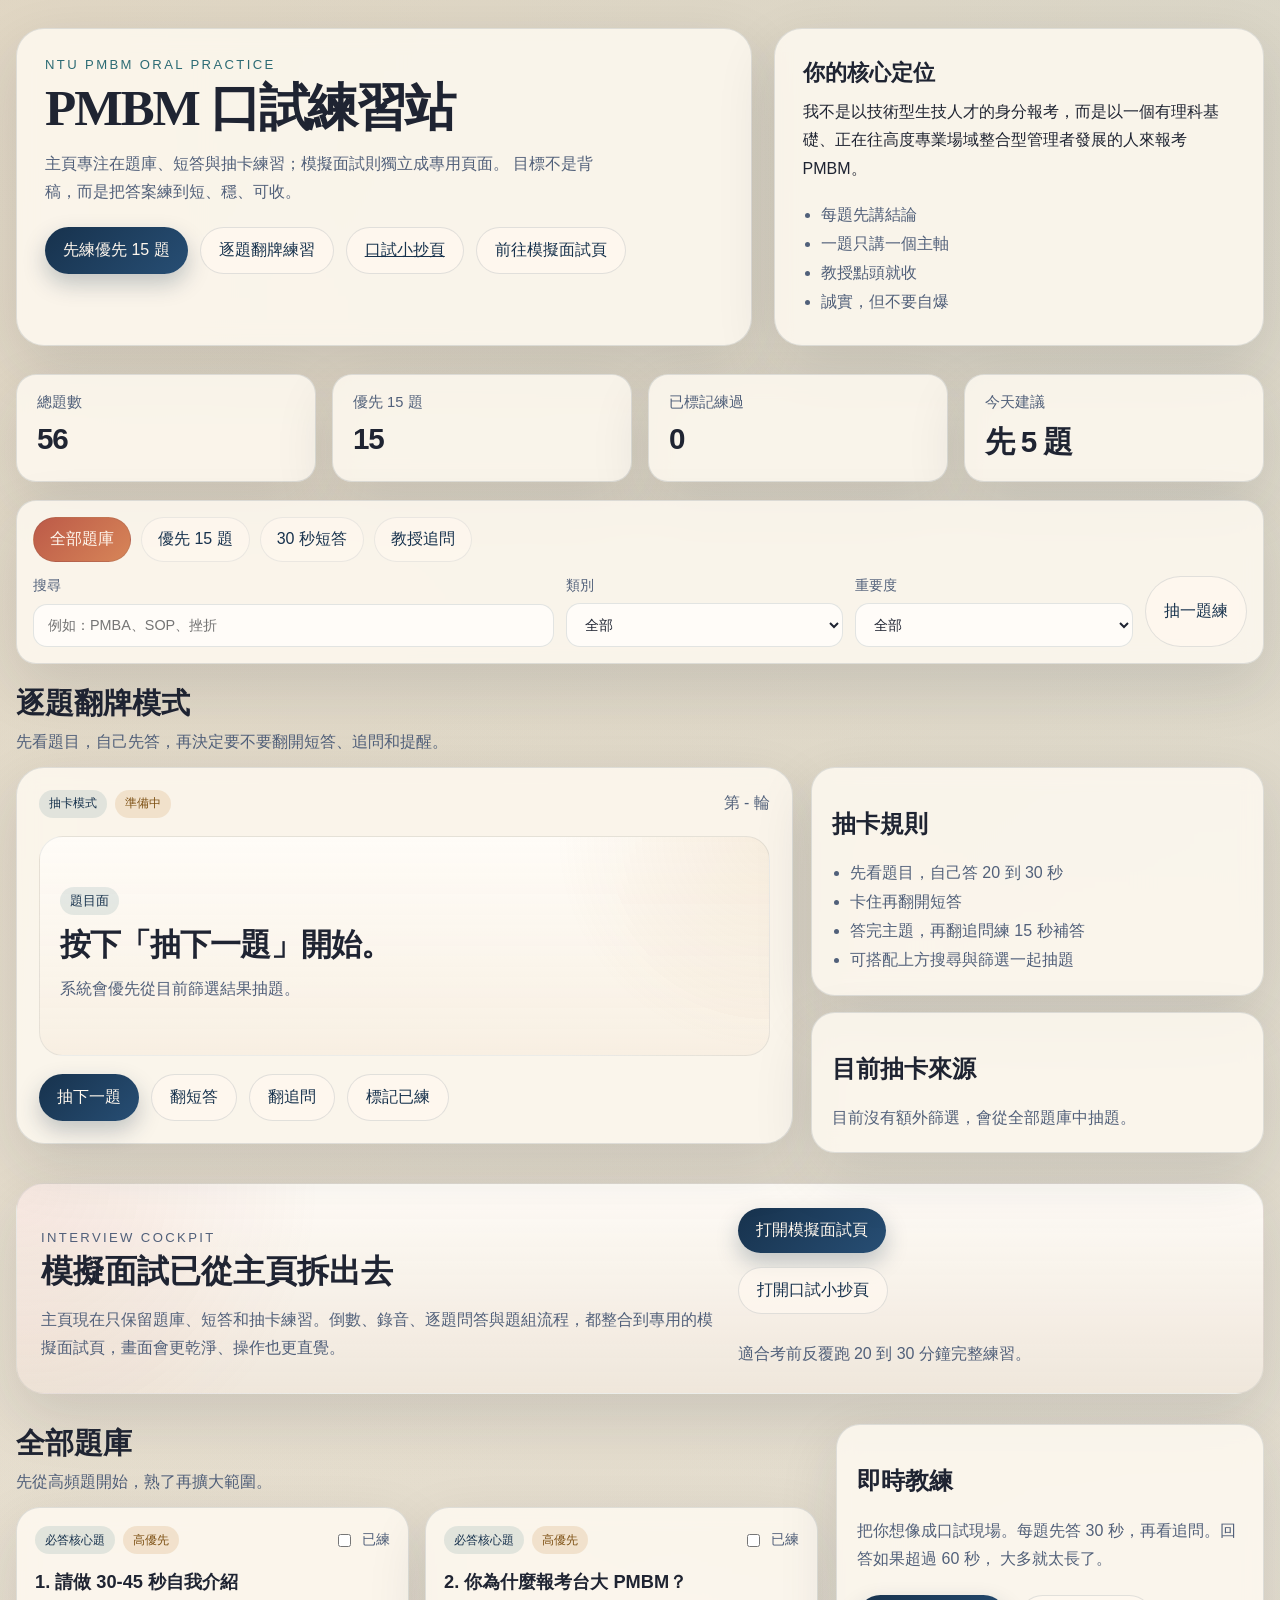
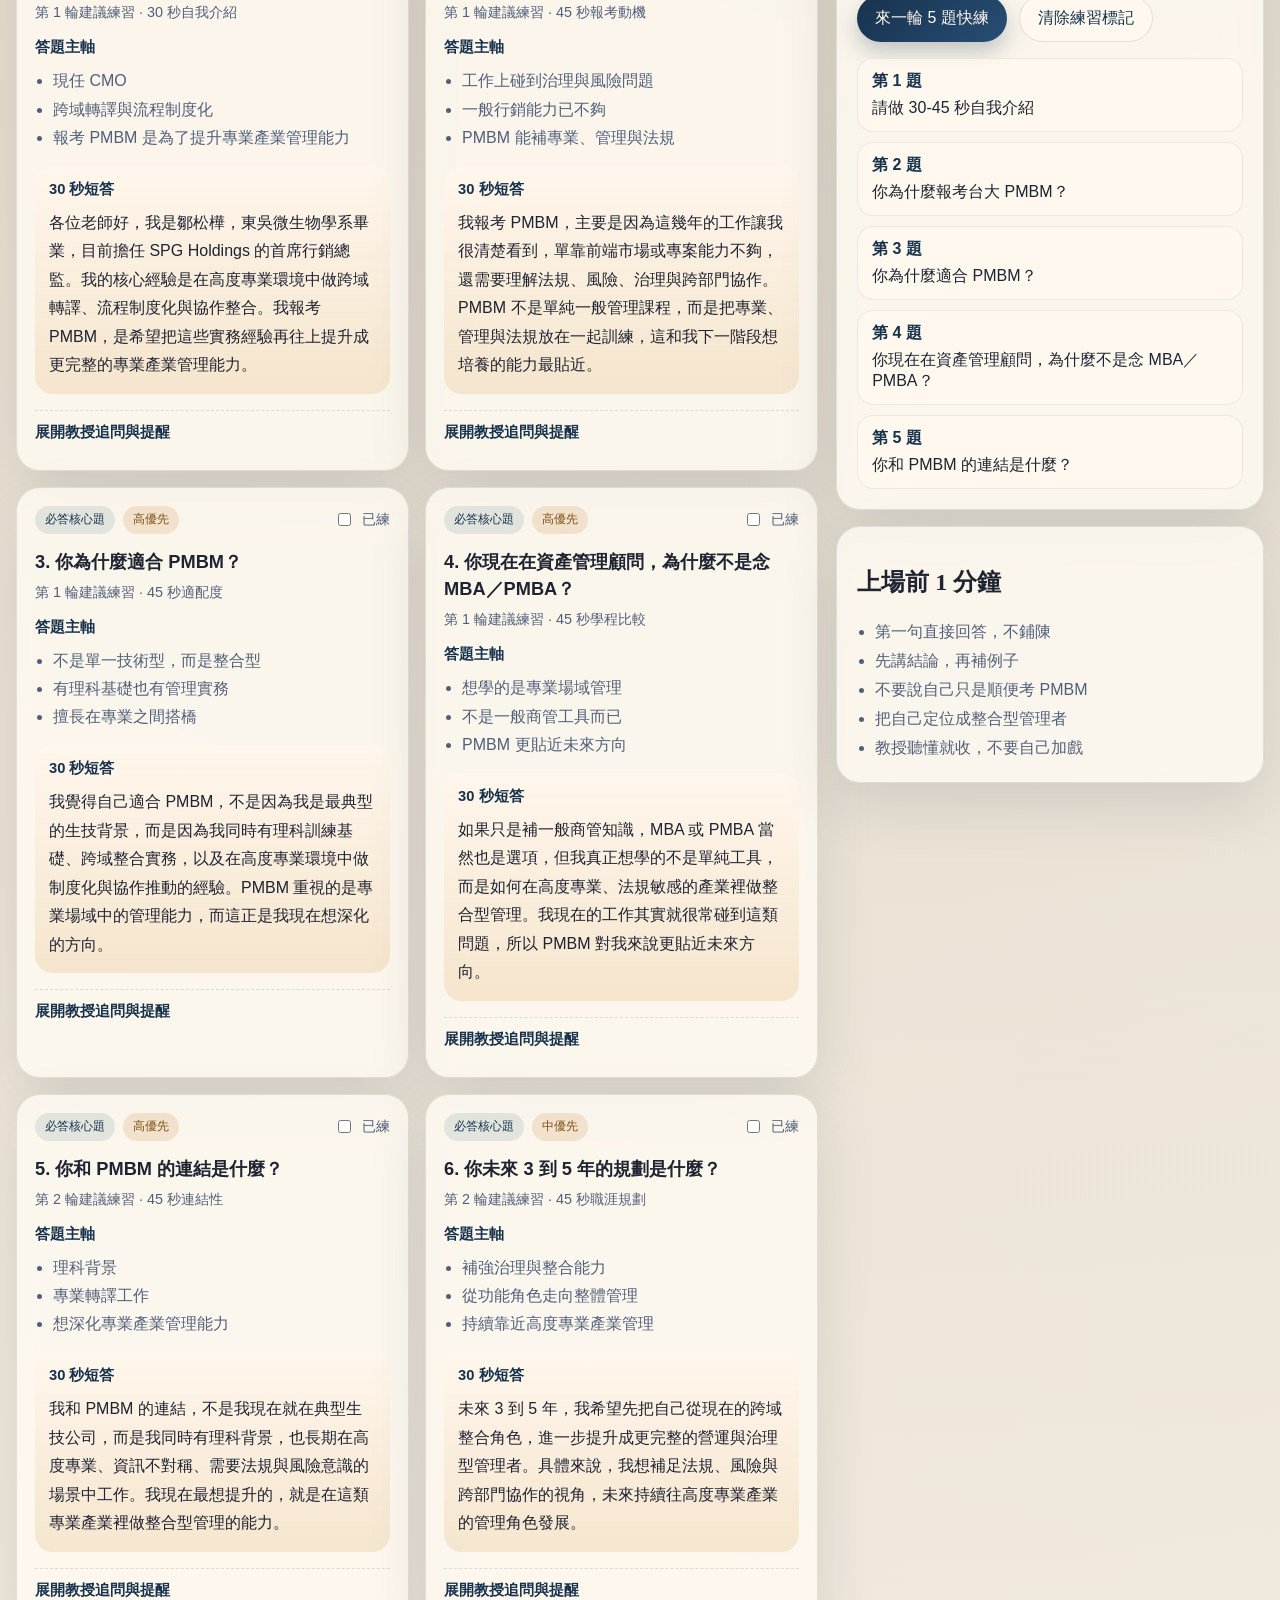
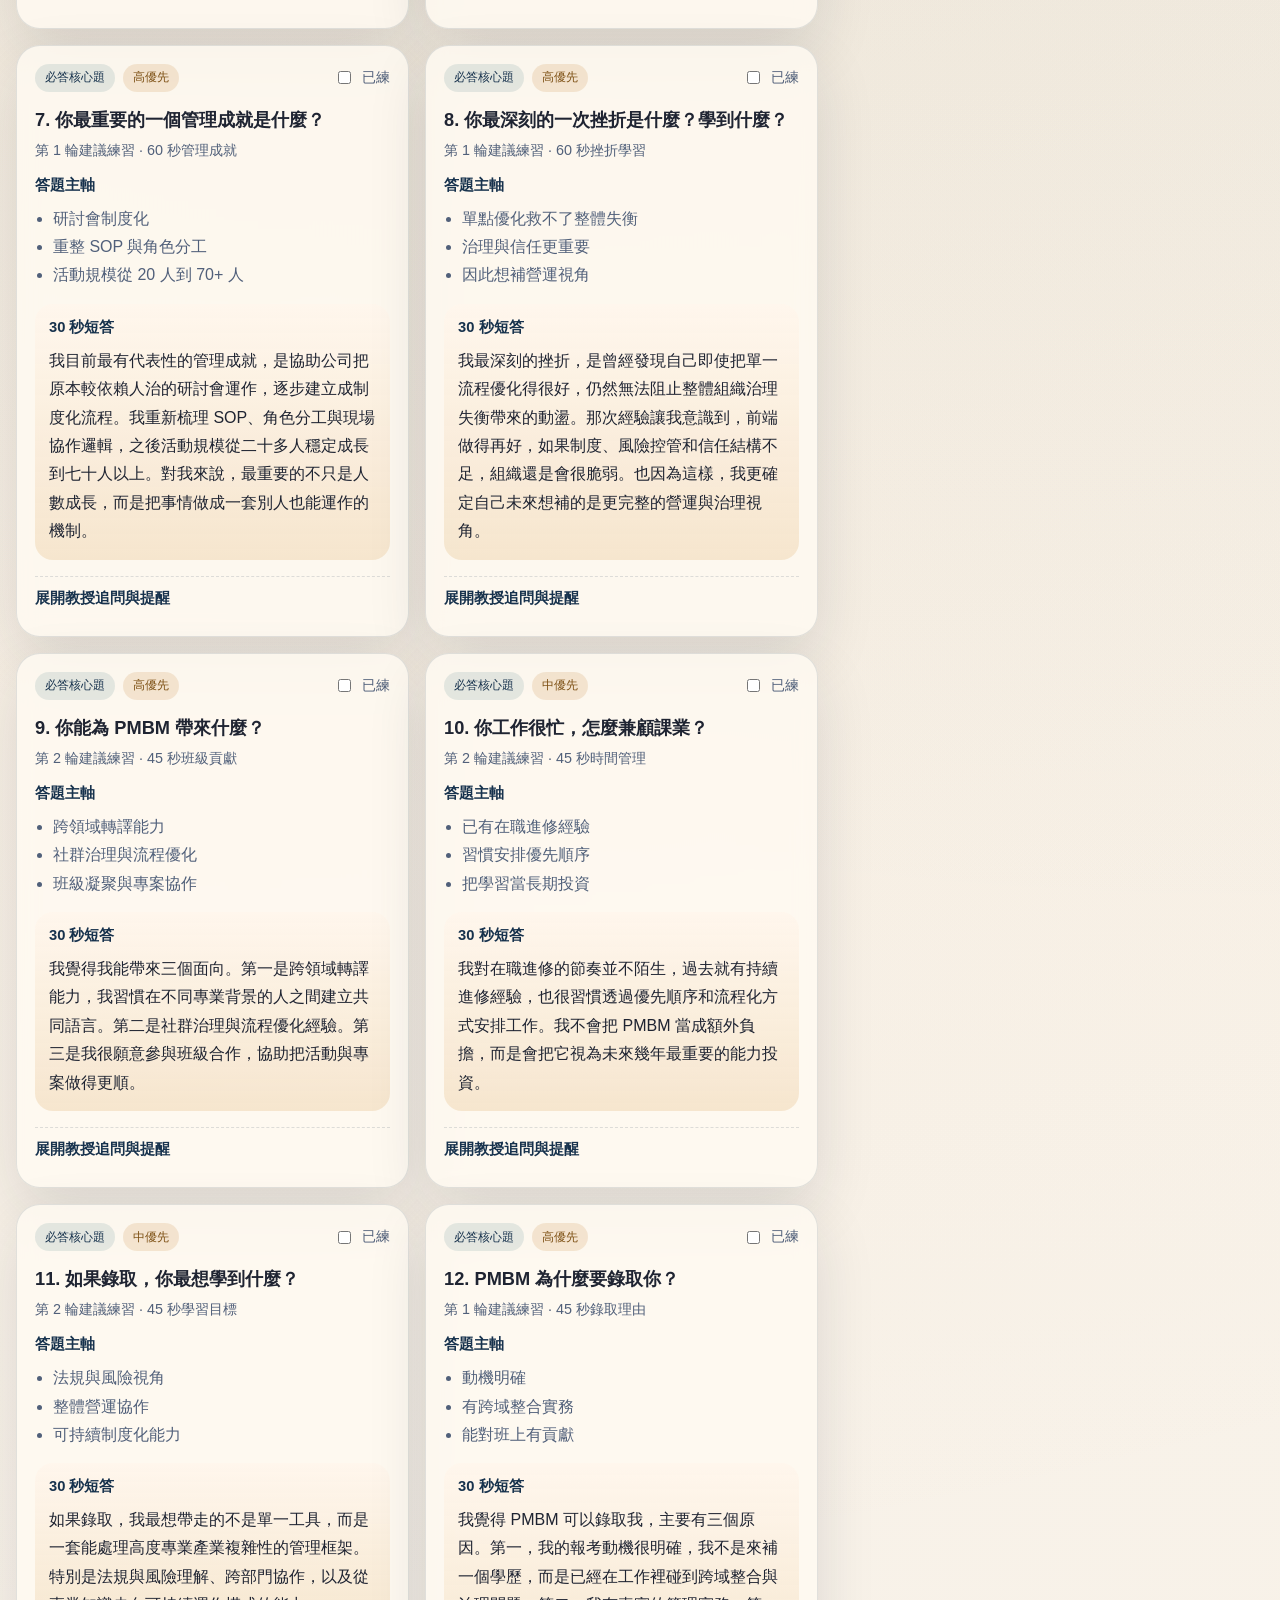
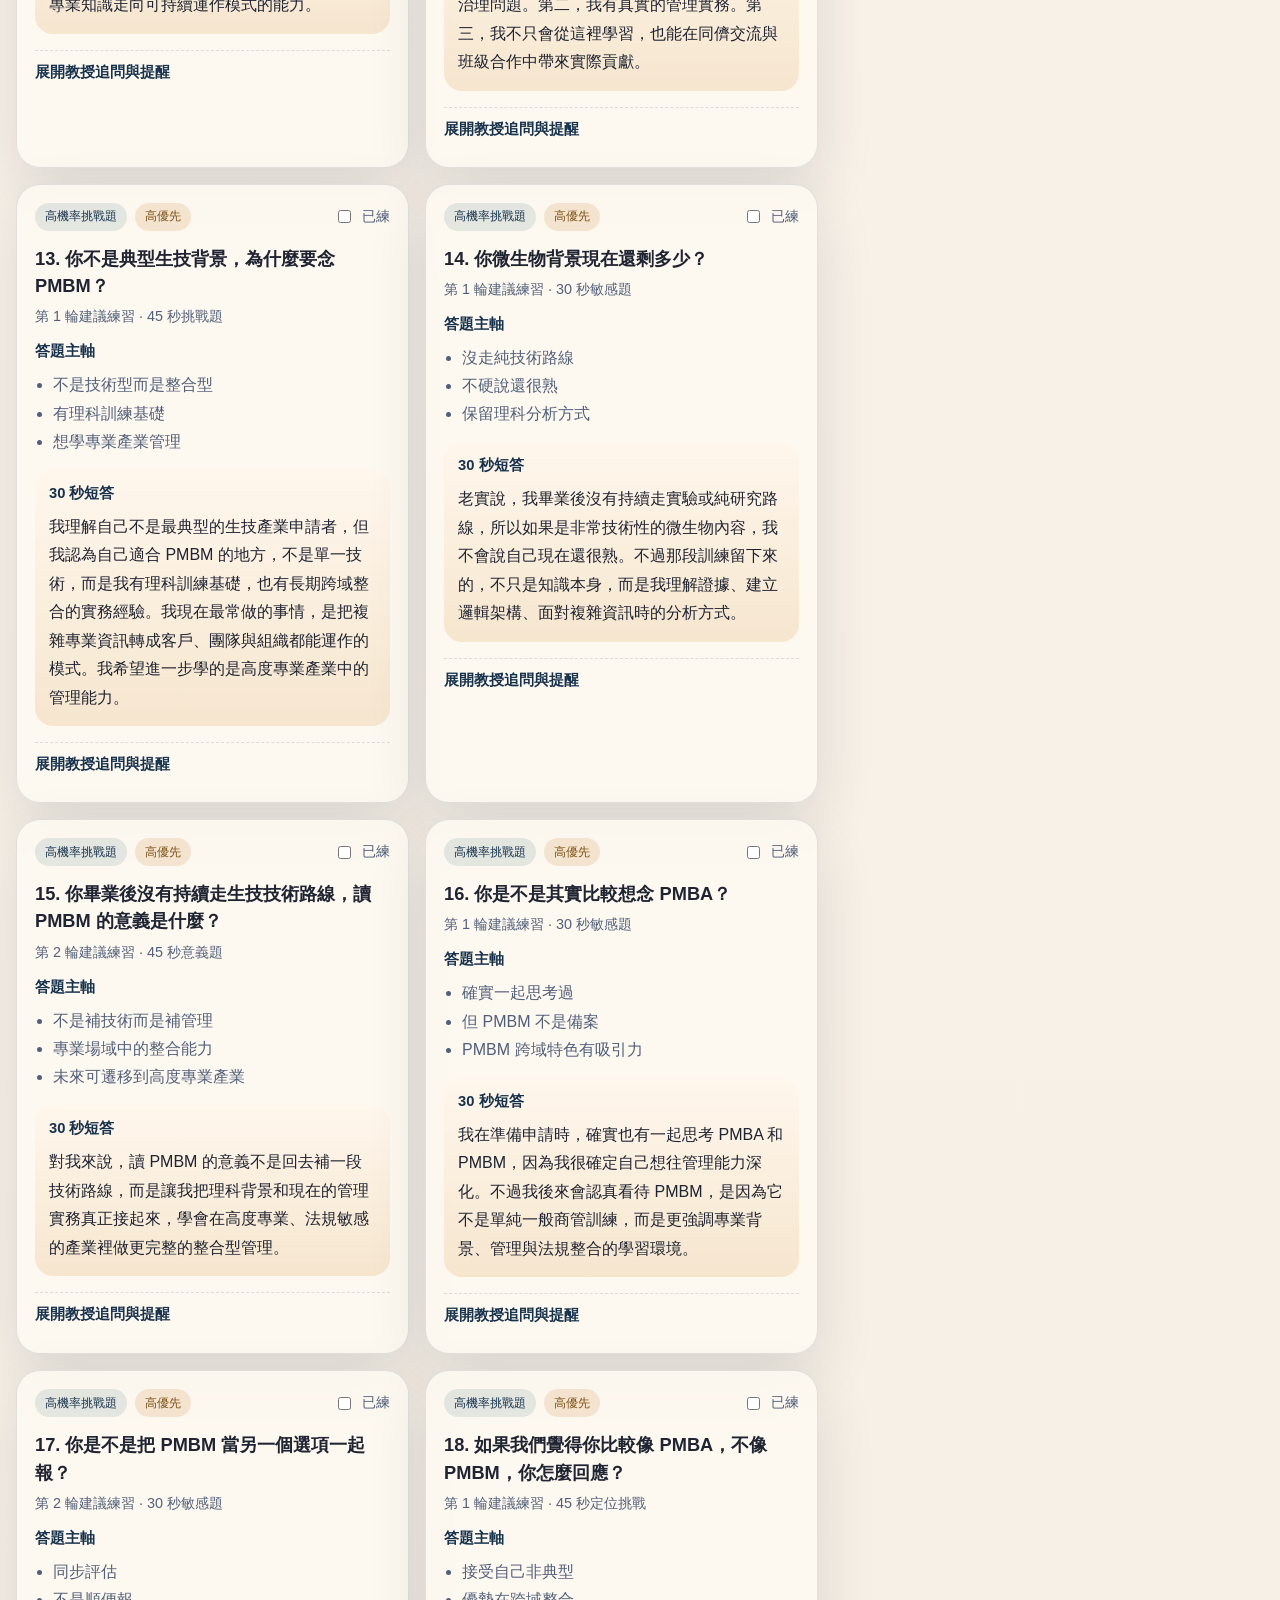
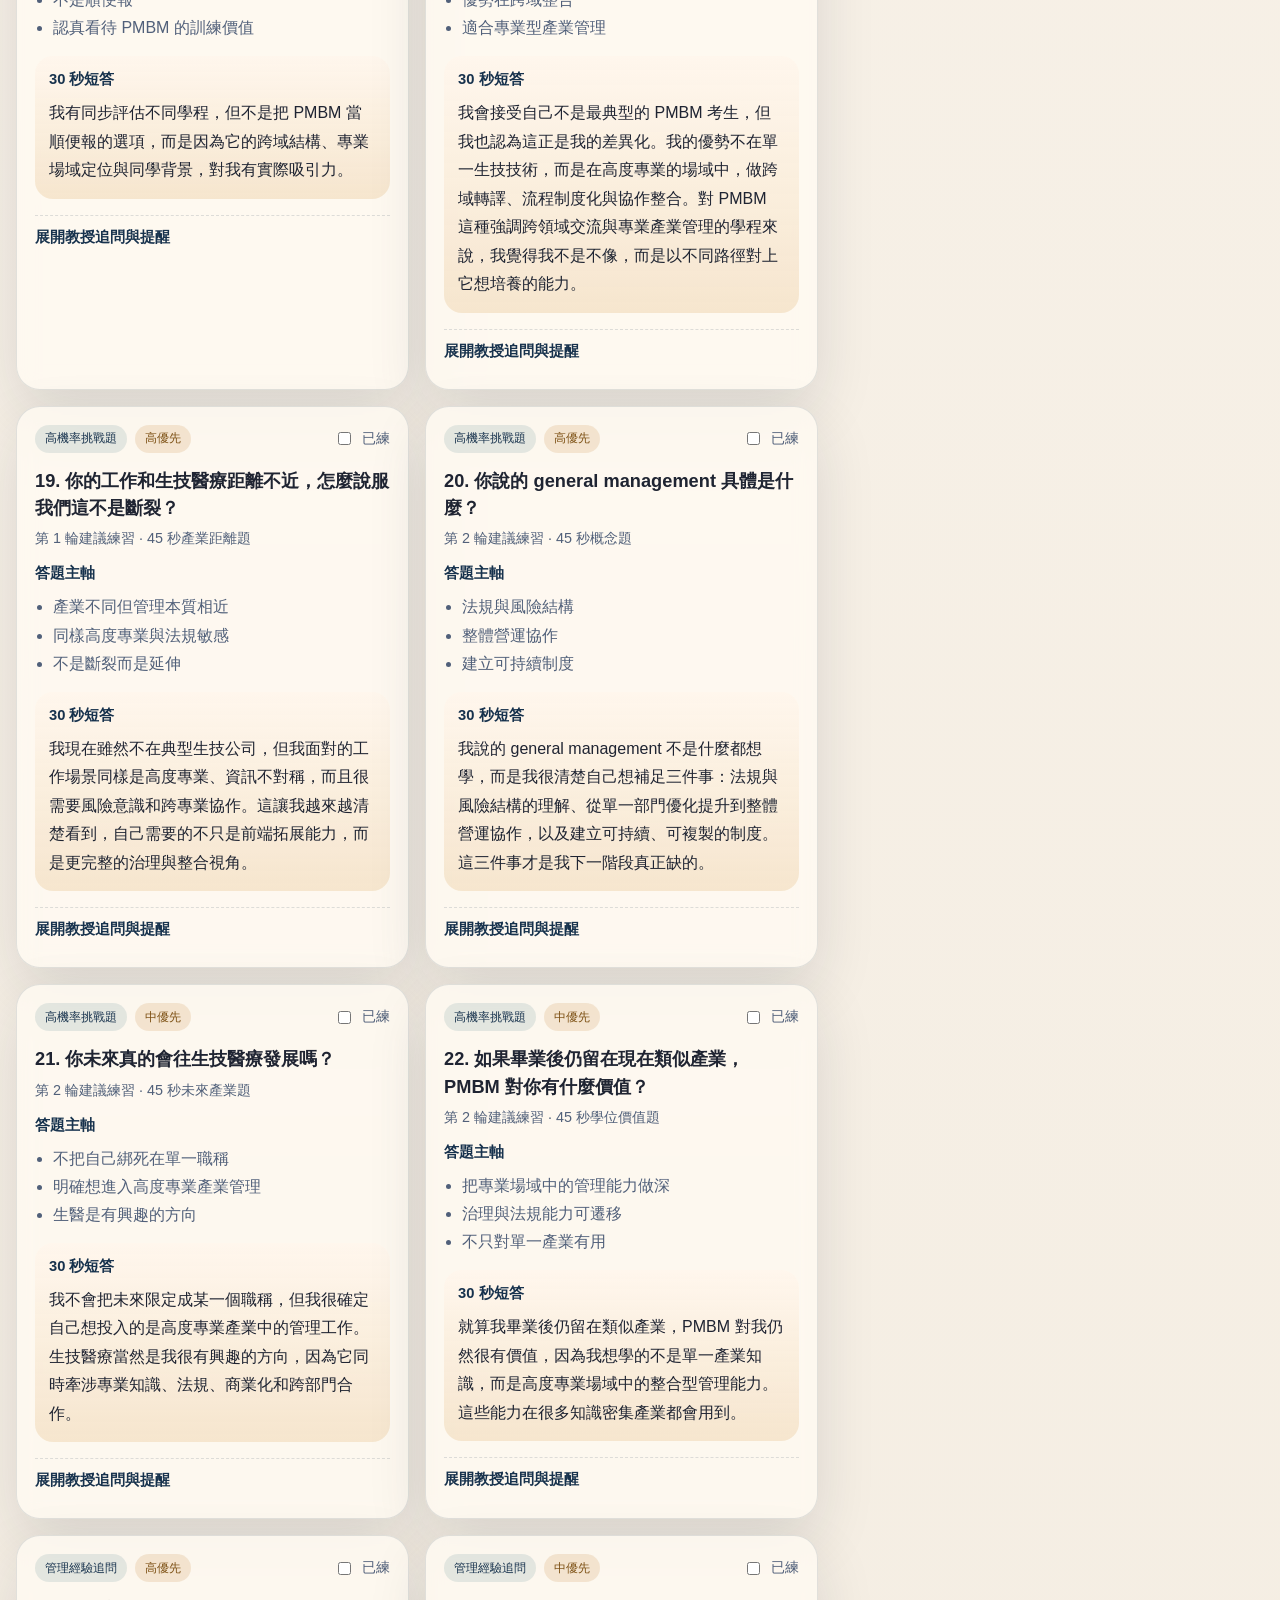
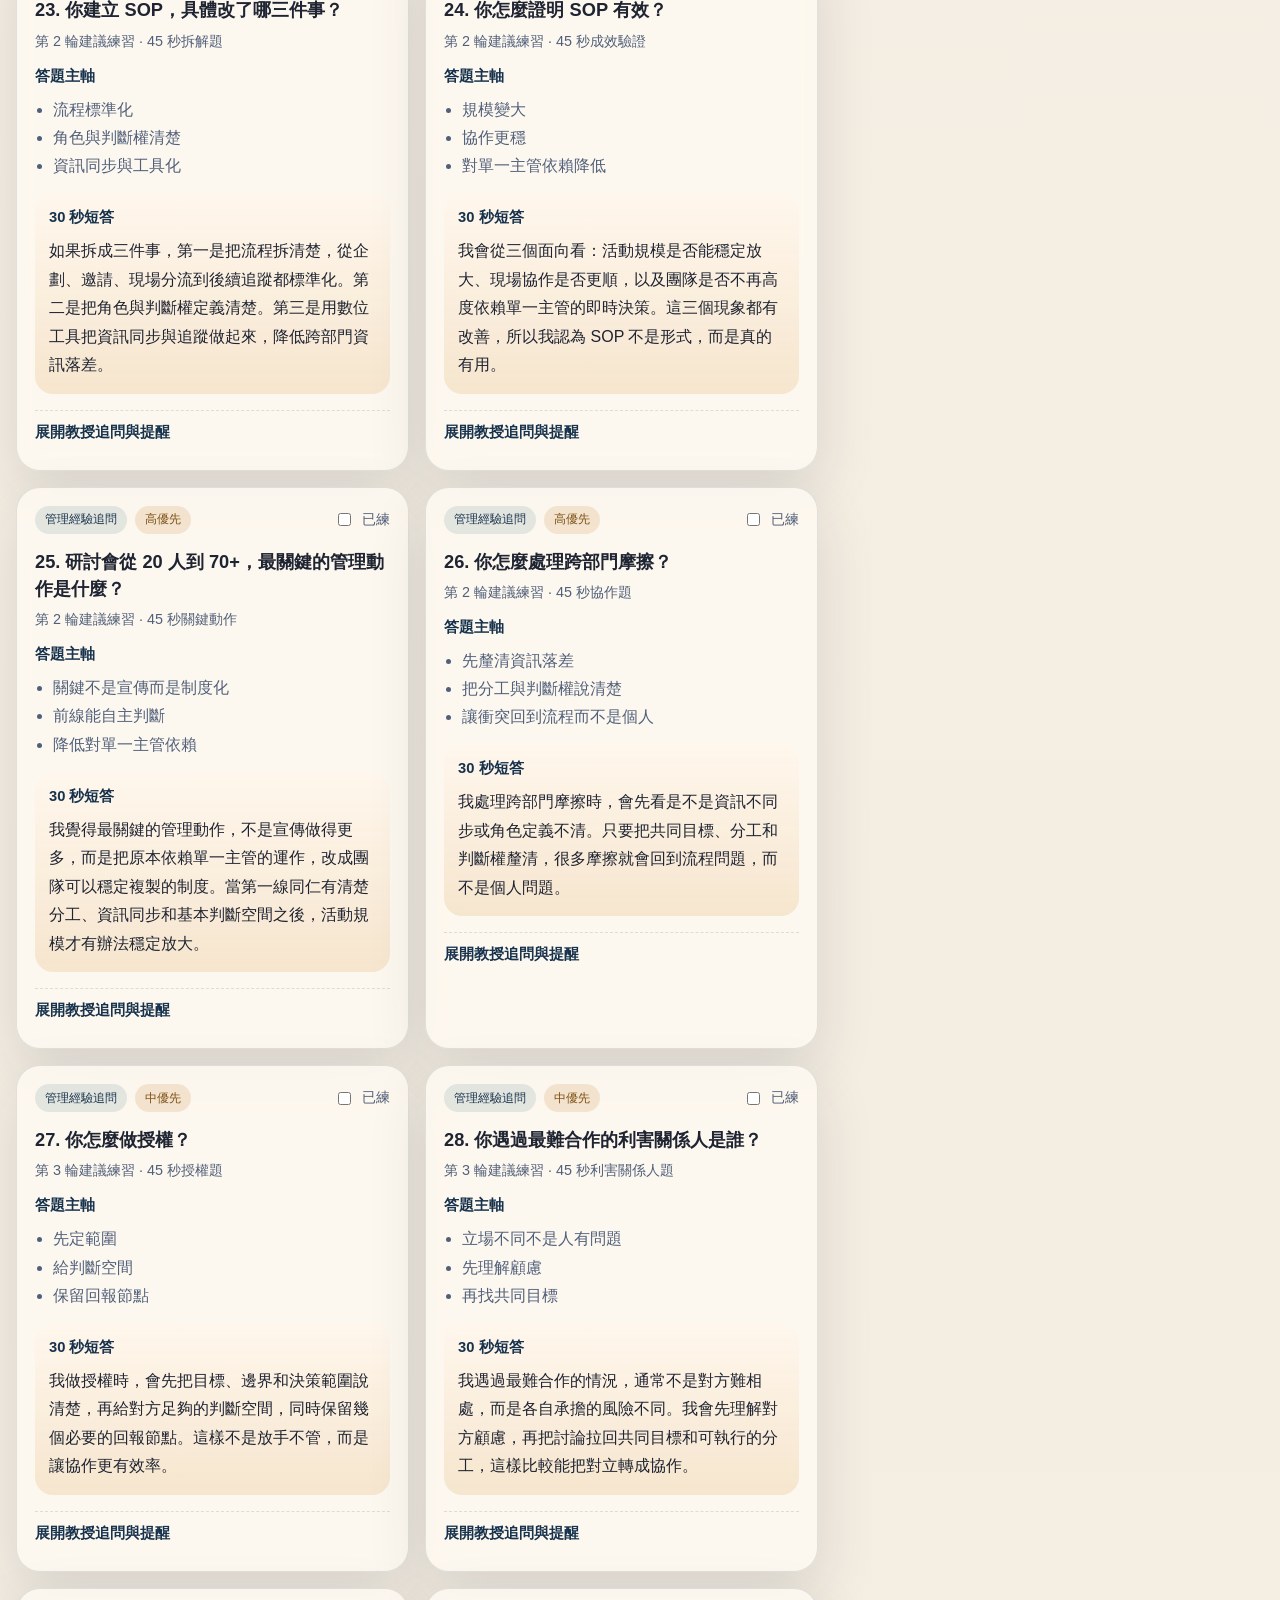
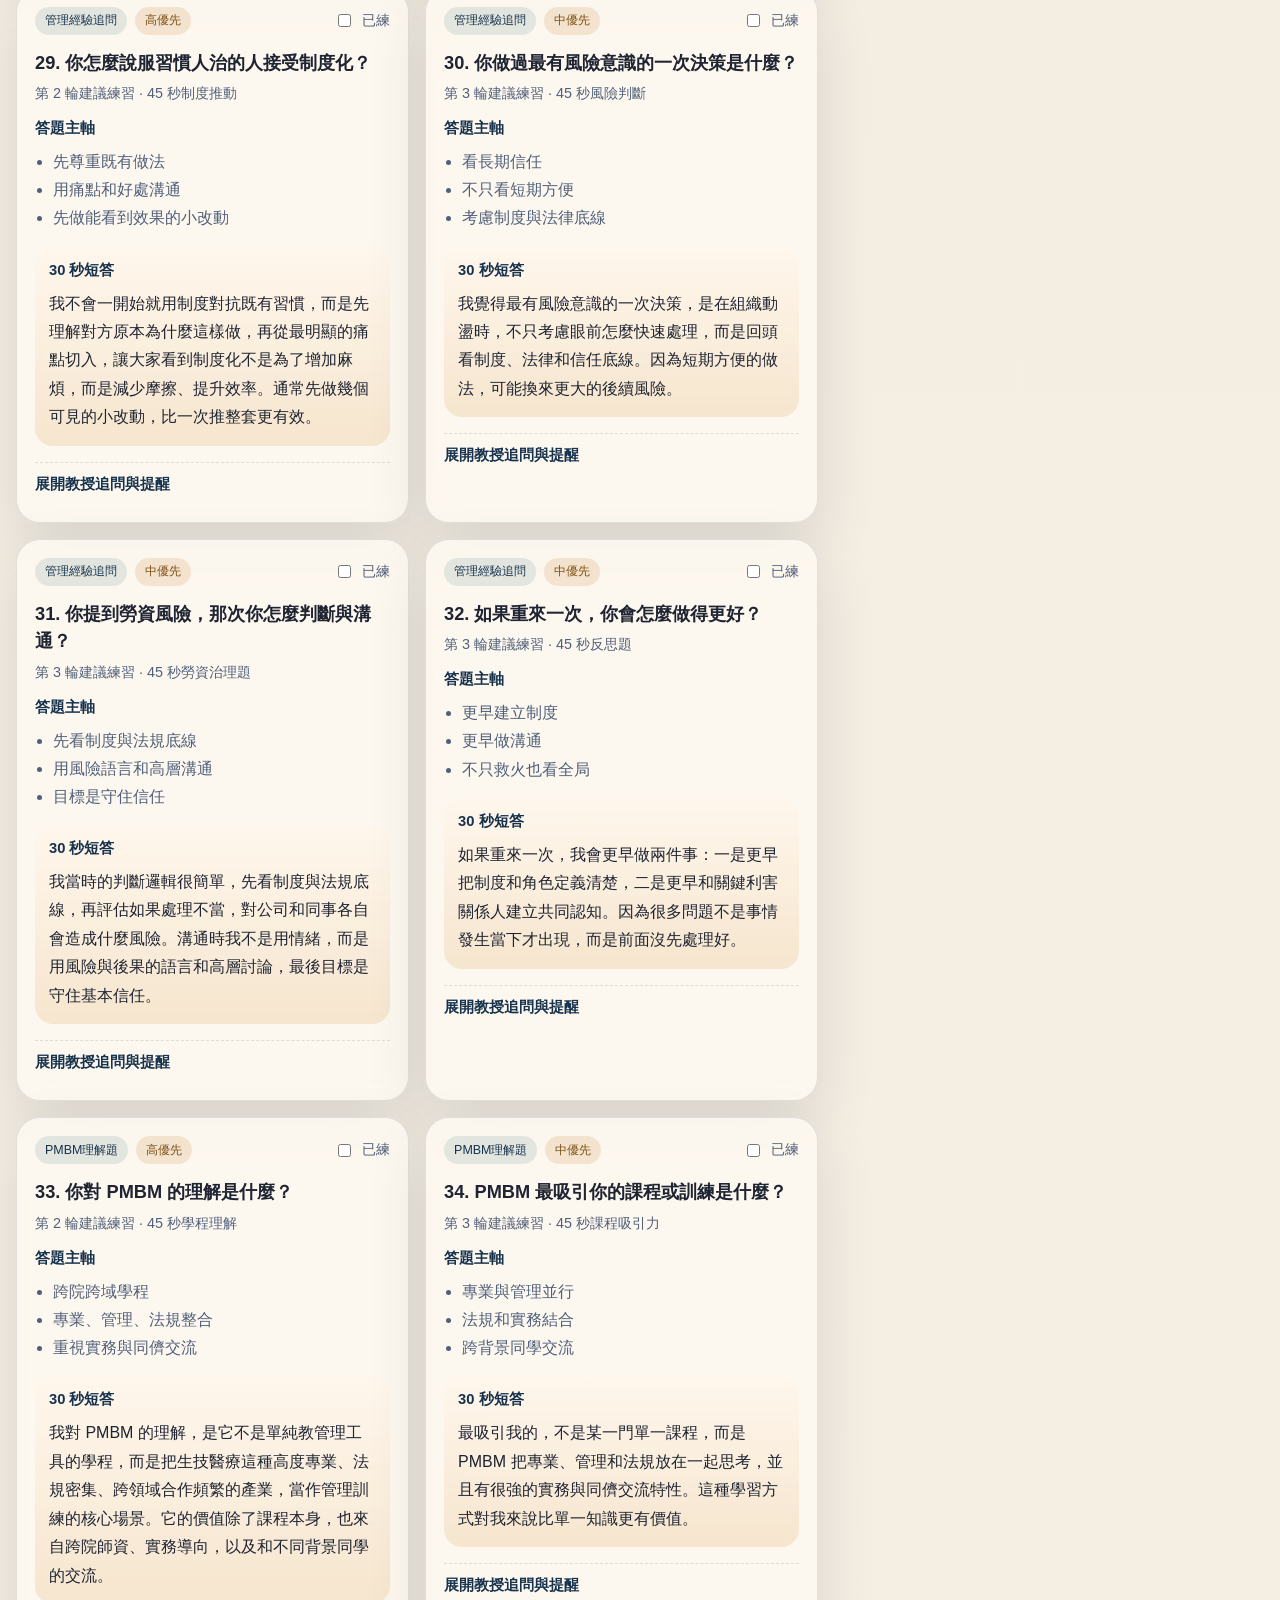
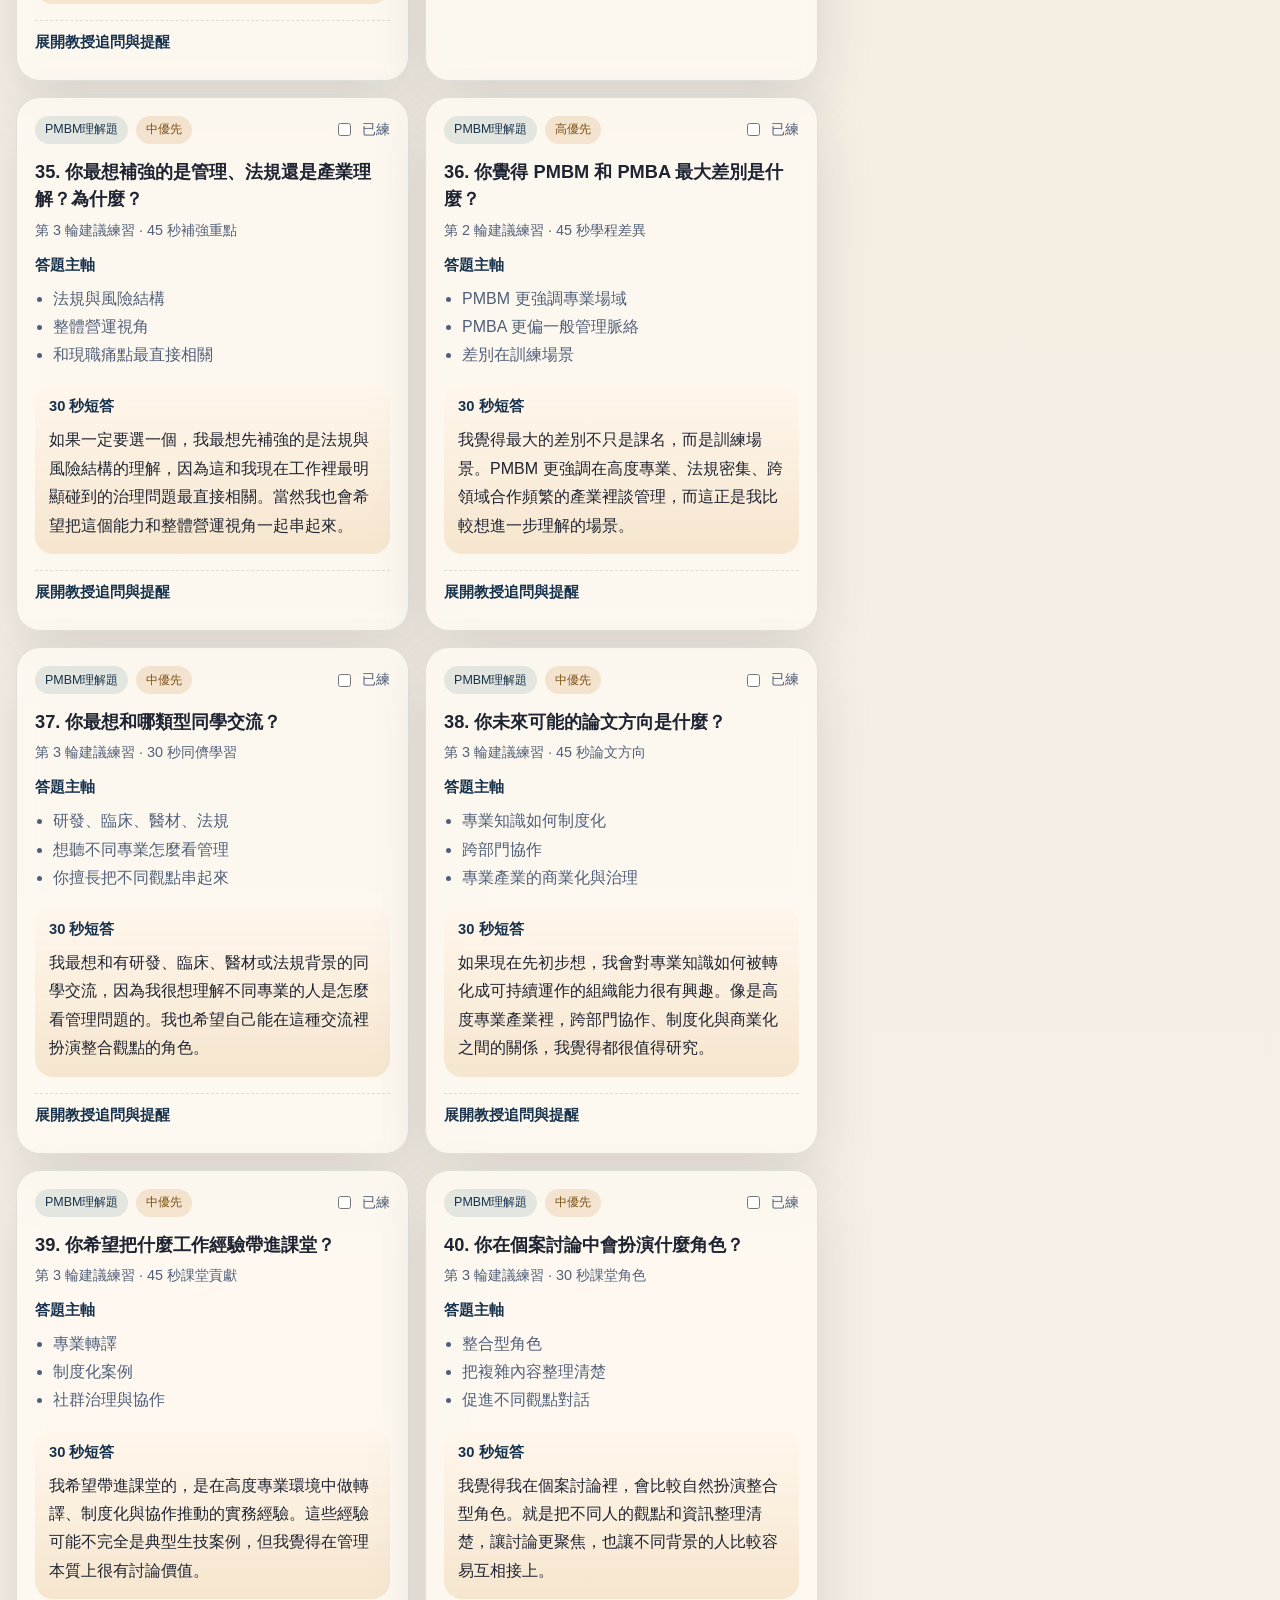
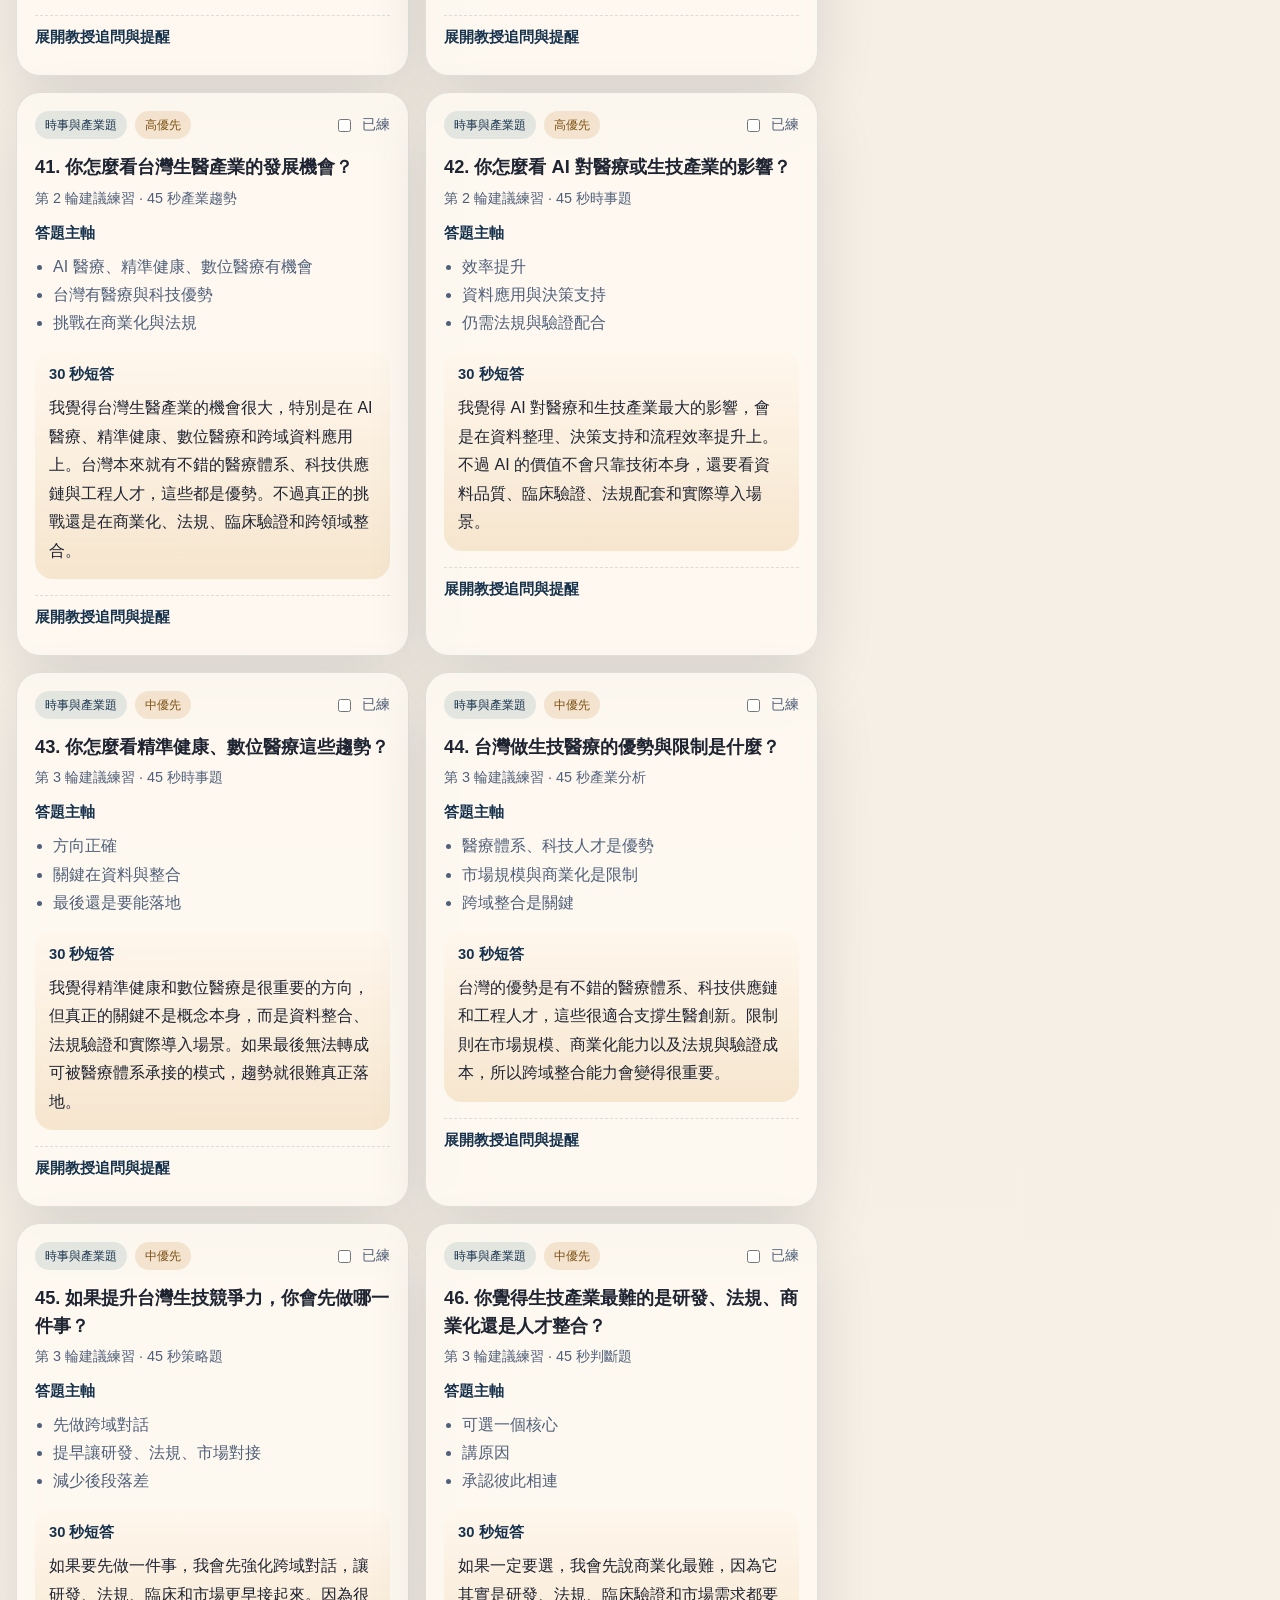
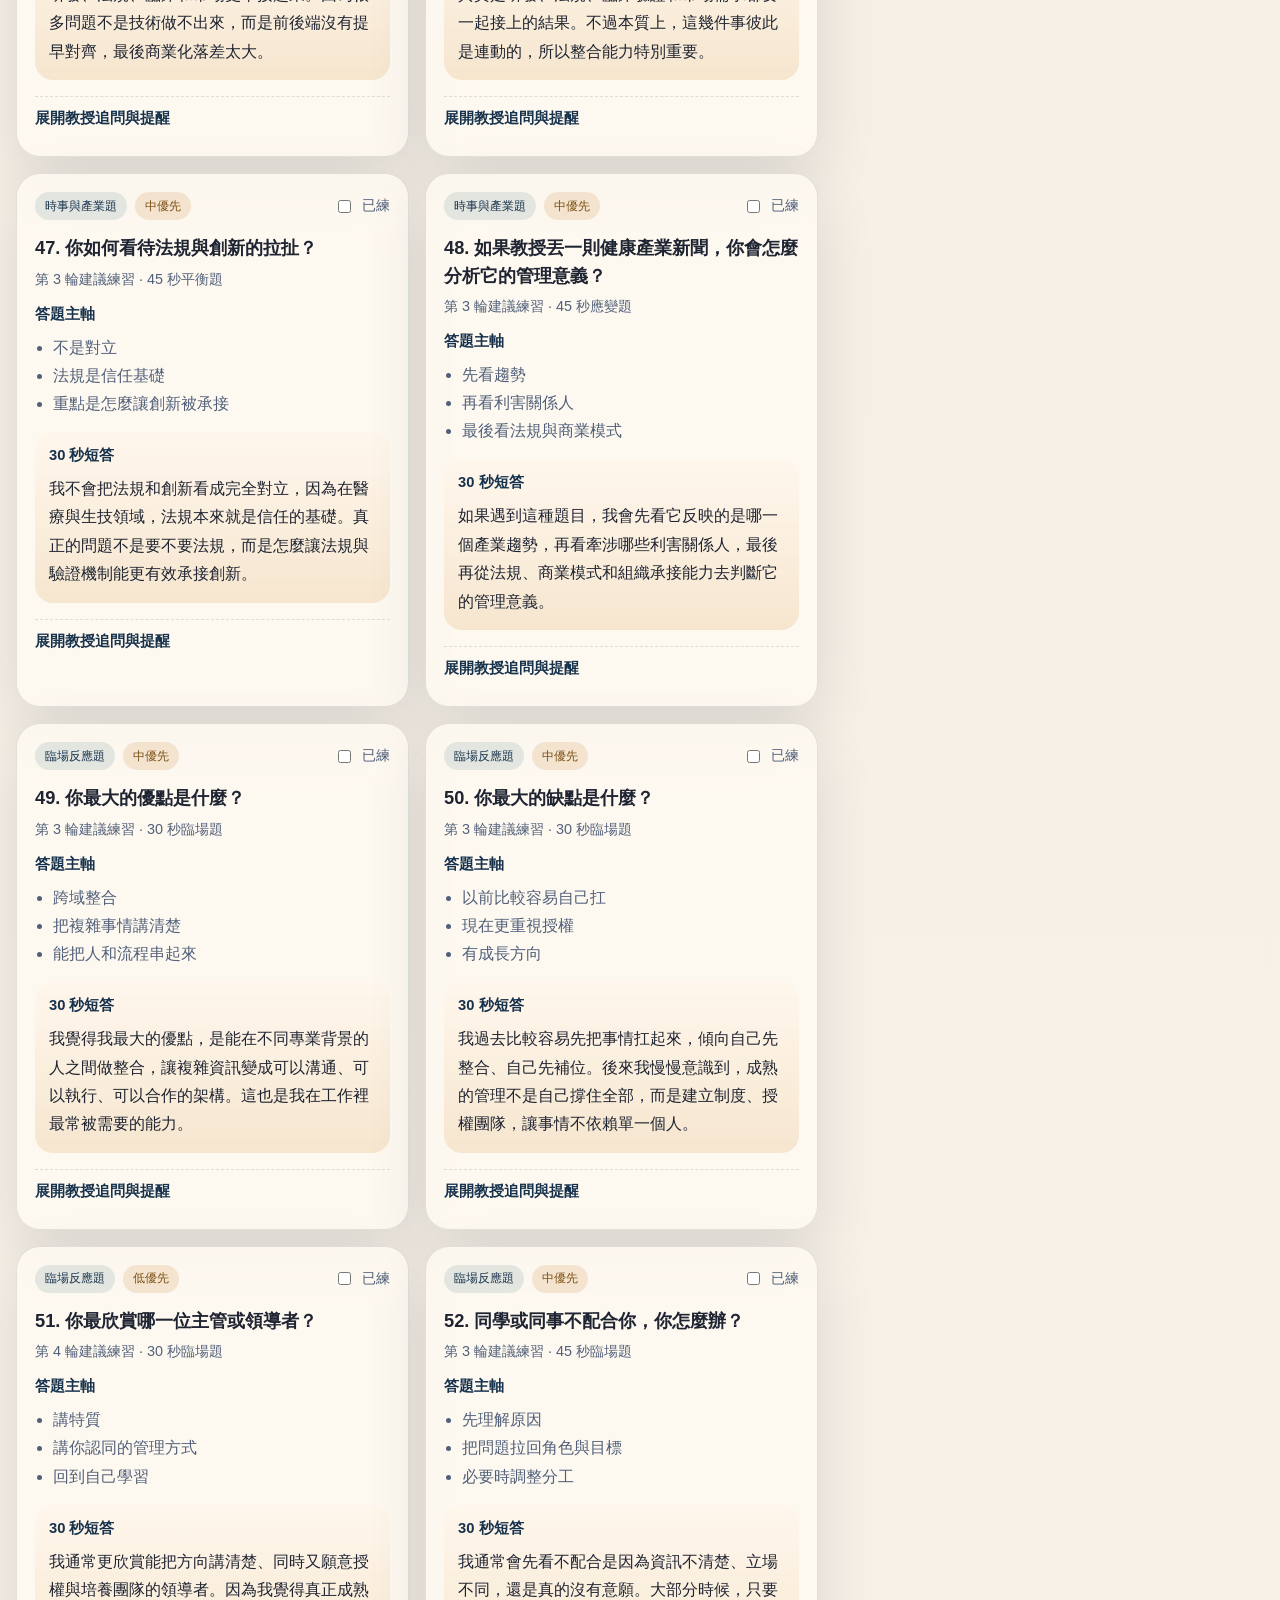
<file: index.html>
<!DOCTYPE html>
<html lang="zh-Hant">
  <head>
    <meta charset="UTF-8" />
    <meta name="viewport" content="width=device-width, initial-scale=1.0" />
    <title>PMBM 口試練習站</title>
    <link rel="stylesheet" href="./styles.css" />
  </head>
  <body>
    <div class="page-shell">
      <header class="hero">
        <div class="hero-copy">
          <p class="eyebrow">NTU PMBM Oral Practice</p>
          <h1>PMBM 口試練習站</h1>
          <p class="hero-text">
            主頁專注在題庫、短答與抽卡練習；模擬面試則獨立成專用頁面。
            目標不是背稿，而是把答案練到短、穩、可收。
          </p>
          <div class="hero-actions">
            <button class="primary-btn" id="jump-priority">先練優先 15 題</button>
            <button class="ghost-btn" id="jump-flip">逐題翻牌練習</button>
            <a class="ghost-btn" href="./cheat-sheet.html">口試小抄頁</a>
            <button class="ghost-btn" id="jump-mock">前往模擬面試頁</button>
          </div>
        </div>

        <section class="hero-panel">
          <h2>你的核心定位</h2>
          <p id="core-positioning">
            我不是以技術型生技人才的身分報考，而是以一個有理科基礎、正在往高度專業場域整合型管理者發展的人來報考 PMBM。
          </p>
          <ul class="micro-checklist">
            <li>每題先講結論</li>
            <li>一題只講一個主軸</li>
            <li>教授點頭就收</li>
            <li>誠實，但不要自爆</li>
          </ul>
        </section>
      </header>

      <main>
        <section class="dashboard">
          <article class="stat-card">
            <span class="stat-label">總題數</span>
            <strong class="stat-value" id="stat-total">0</strong>
          </article>
          <article class="stat-card">
            <span class="stat-label">優先 15 題</span>
            <strong class="stat-value" id="stat-priority">0</strong>
          </article>
          <article class="stat-card">
            <span class="stat-label">已標記練過</span>
            <strong class="stat-value" id="stat-practiced">0</strong>
          </article>
          <article class="stat-card">
            <span class="stat-label">今天建議</span>
            <strong class="stat-value">先 5 題</strong>
          </article>
        </section>

        <section class="control-bar">
          <div class="tabs" id="view-tabs">
            <button class="tab is-active" data-view="all">全部題庫</button>
            <button class="tab" data-view="priority">優先 15 題</button>
            <button class="tab" data-view="drill30">30 秒短答</button>
            <button class="tab" data-view="followup">教授追問</button>
          </div>

          <div class="filters">
            <label class="search-box">
              <span>搜尋</span>
              <input id="search-input" type="search" placeholder="例如：PMBA、SOP、挫折" />
            </label>

            <label class="select-box">
              <span>類別</span>
              <select id="category-filter">
                <option value="all">全部</option>
              </select>
            </label>

            <label class="select-box">
              <span>重要度</span>
              <select id="priority-filter">
                <option value="all">全部</option>
                <option value="高">高</option>
                <option value="中">中</option>
                <option value="低">低</option>
              </select>
            </label>

            <button class="ghost-btn" id="random-question">抽一題練</button>
          </div>
        </section>

        <section class="flip-section" id="flip-section">
          <div class="section-heading">
            <h2>逐題翻牌模式</h2>
            <p>先看題目，自己先答，再決定要不要翻開短答、追問和提醒。</p>
          </div>

          <div class="flip-board">
            <article class="flip-card-panel">
              <div class="flip-card-topline">
                <div class="pills">
                  <span class="pill pill-category" id="flip-category">抽卡模式</span>
                  <span class="pill pill-priority" id="flip-priority">準備中</span>
                </div>
                <span class="flip-round" id="flip-round">第 - 輪</span>
              </div>

              <div class="flip-card-stack">
                <div class="flip-card-face flip-card-face--question">
                  <span class="flip-label">題目面</span>
                  <h3 id="flip-prompt">按下「抽下一題」開始。</h3>
                  <p class="flip-meta" id="flip-answer-type">系統會優先從目前篩選結果抽題。</p>
                </div>

                <div class="flip-card-face" id="flip-answer-panel" hidden>
                  <span class="flip-label">短答面</span>
                  <p id="flip-short-answer">抽到題目後，先自己答 20 到 30 秒，再翻開參考答案。</p>
                </div>

                <div class="flip-card-face" id="flip-followup-panel" hidden>
                  <span class="flip-label">追問面</span>
                  <div id="flip-followup-list" class="followup-list"></div>
                </div>
              </div>

              <div class="flip-actions">
                <button class="primary-btn" id="flip-draw">抽下一題</button>
                <button class="ghost-btn" id="flip-reveal-answer">翻短答</button>
                <button class="ghost-btn" id="flip-reveal-followup">翻追問</button>
                <button class="ghost-btn" id="flip-mark-practiced">標記已練</button>
              </div>
            </article>

            <aside class="flip-side-panel">
              <section class="coach-card">
                <h2>抽卡規則</h2>
                <ul class="micro-checklist">
                  <li>先看題目，自己答 20 到 30 秒</li>
                  <li>卡住再翻開短答</li>
                  <li>答完主題，再翻追問練 15 秒補答</li>
                  <li>可搭配上方搜尋與篩選一起抽題</li>
                </ul>
              </section>

              <section class="coach-card">
                <h2>目前抽卡來源</h2>
                <p id="flip-source-hint">
                  目前會依照你上方的搜尋、類別與重要度條件抽題；如果沒有條件，就從全部題庫中抽。
                </p>
              </section>
            </aside>
          </div>
        </section>

        <section class="mock-cta-section">
          <article class="mock-cta-card">
            <div>
              <p class="eyebrow">Interview Cockpit</p>
              <h2>模擬面試已從主頁拆出去</h2>
              <p>
                主頁現在只保留題庫、短答和抽卡練習。倒數、錄音、逐題問答與題組流程，都整合到專用的模擬面試頁，畫面會更乾淨、操作也更直覺。
              </p>
            </div>
            <div class="mock-cta-actions">
              <a class="primary-btn mock-link-btn" href="./mock-interview.html">打開模擬面試頁</a>
              <a class="ghost-btn mock-link-btn" href="./cheat-sheet.html">打開口試小抄頁</a>
              <p>適合考前反覆跑 20 到 30 分鐘完整練習。</p>
            </div>
          </article>
        </section>

        <section class="practice-layout">
          <div class="question-column">
            <div class="section-heading">
              <h2 id="list-title">全部題庫</h2>
              <p id="list-subtitle">先從高頻題開始，熟了再擴大範圍。</p>
            </div>
            <div class="question-grid" id="question-list"></div>
          </div>

          <aside class="coach-column">
            <section class="coach-card sticky">
              <h2>即時教練</h2>
              <p>
                把你想像成口試現場。每題先答 30 秒，再看追問。回答如果超過 60 秒，
                大多就太長了。
              </p>

              <div class="coach-actions">
                <button class="primary-btn" id="start-quick-drill">來一輪 5 題快練</button>
                <button class="ghost-btn" id="clear-progress">清除練習標記</button>
              </div>

              <div class="quick-plan" id="quick-plan"></div>
            </section>

            <section class="coach-card">
              <h2>上場前 1 分鐘</h2>
              <ul class="micro-checklist">
                <li>第一句直接回答，不鋪陳</li>
                <li>先講結論，再補例子</li>
                <li>不要說自己只是順便考 PMBM</li>
                <li>把自己定位成整合型管理者</li>
                <li>教授聽懂就收，不要自己加戲</li>
              </ul>
            </section>
          </aside>
        </section>

      </main>
    </div>

    <template id="question-card-template">
      <article class="question-card">
        <div class="question-topline">
          <div class="pills">
            <span class="pill pill-category"></span>
            <span class="pill pill-priority"></span>
          </div>
          <label class="practice-toggle">
            <input type="checkbox" />
            <span>已練</span>
          </label>
        </div>

        <h3 class="question-title"></h3>
        <p class="question-meta"></p>

        <div class="answer-block">
          <h4>答題主軸</h4>
          <ul class="key-points"></ul>
        </div>

        <div class="answer-block answer-block--accent">
          <h4>30 秒短答</h4>
          <p class="short-answer"></p>
        </div>

        <details class="details-panel">
          <summary>展開教授追問與提醒</summary>
          <div class="followup-list"></div>
          <div class="notes-wrap">
            <label>我的練習筆記</label>
            <textarea rows="4" placeholder="記下你容易卡住的地方"></textarea>
          </div>
        </details>
      </article>
    </template>

    <script src="./app.js"></script>
  </body>
</html>
</file>
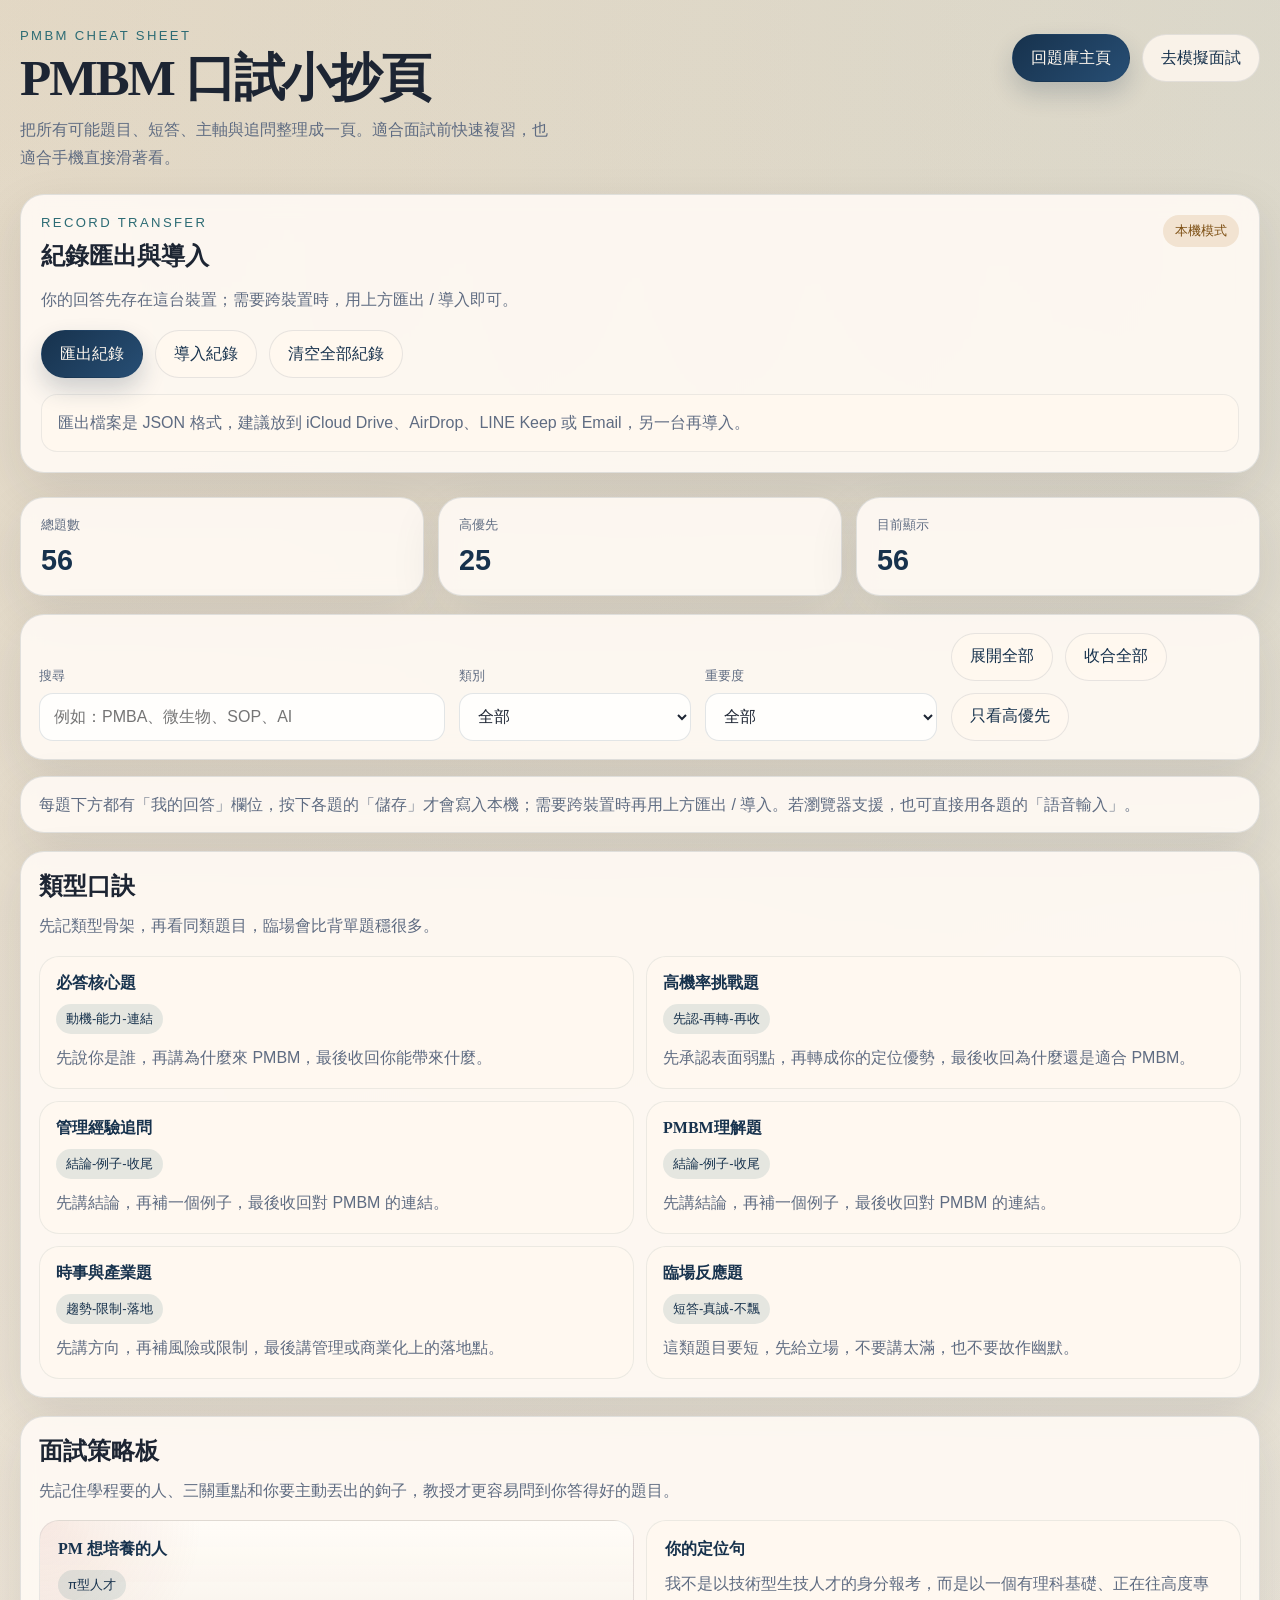
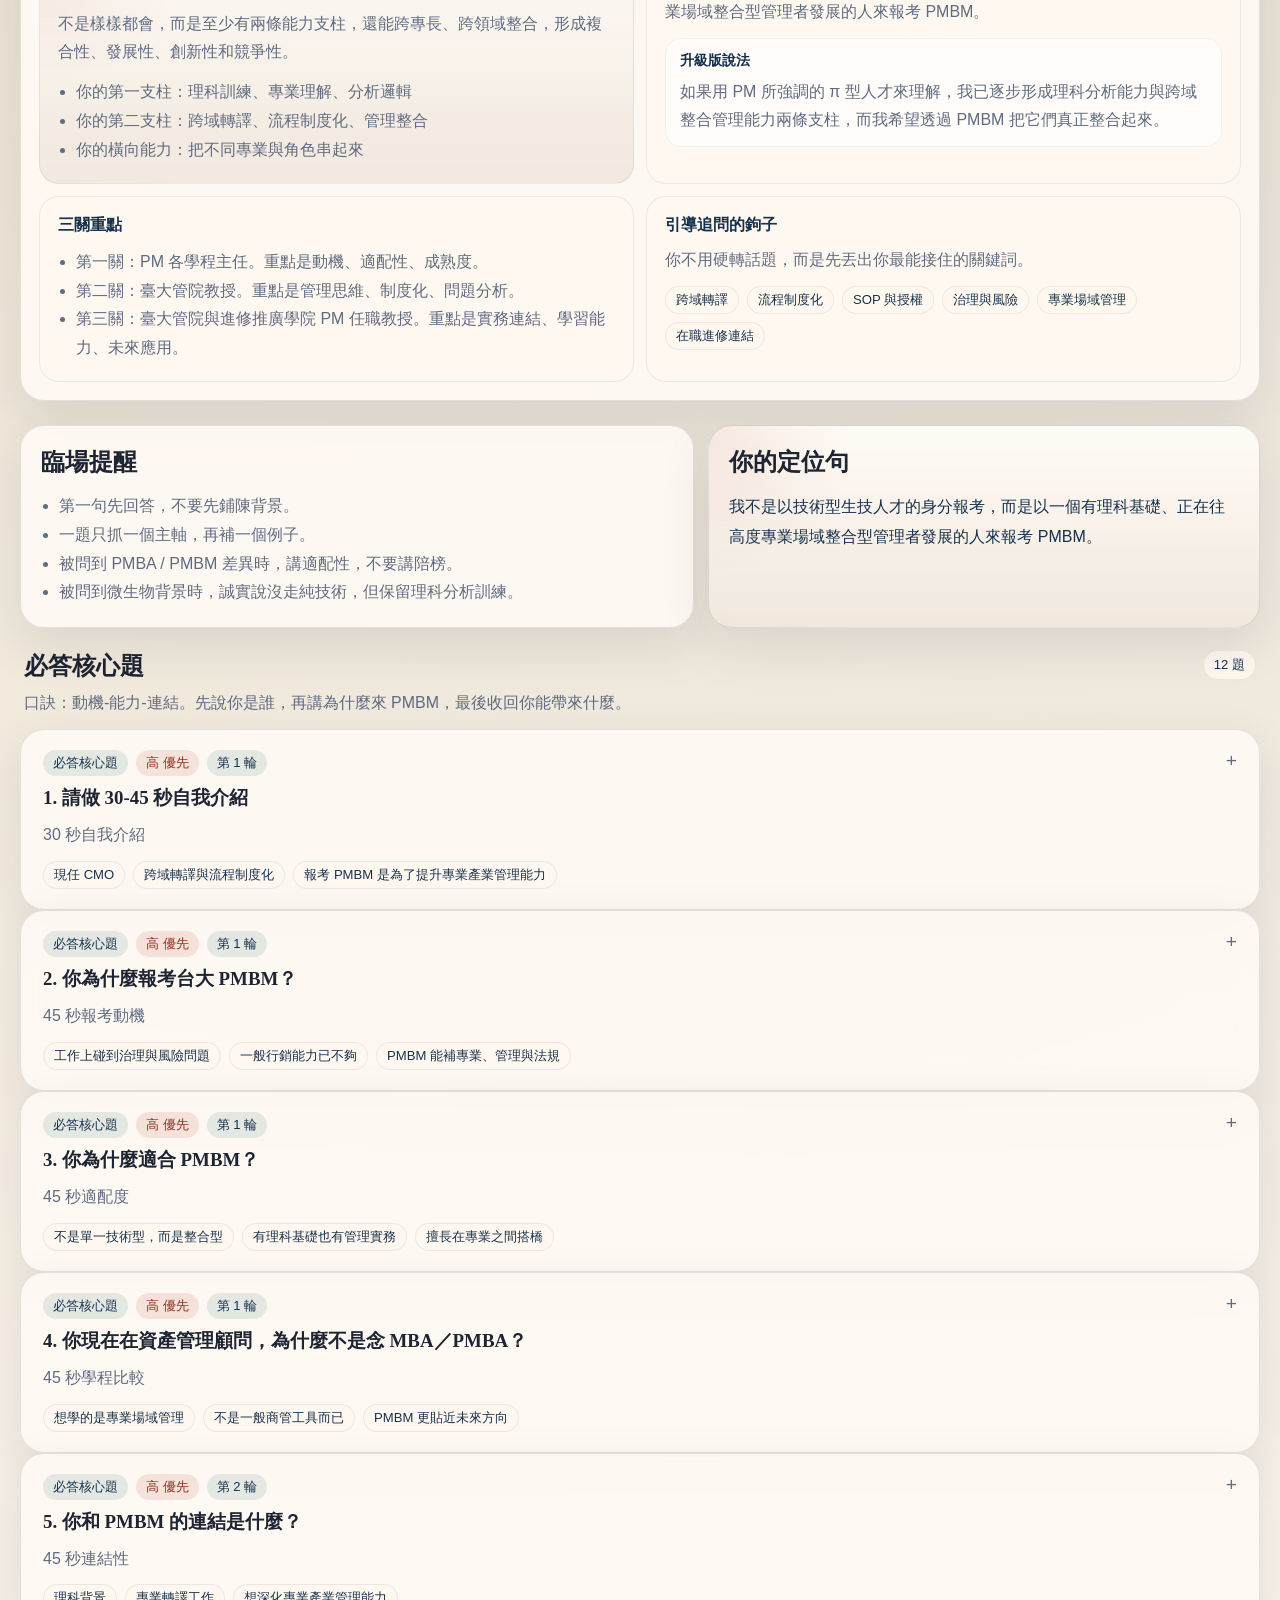
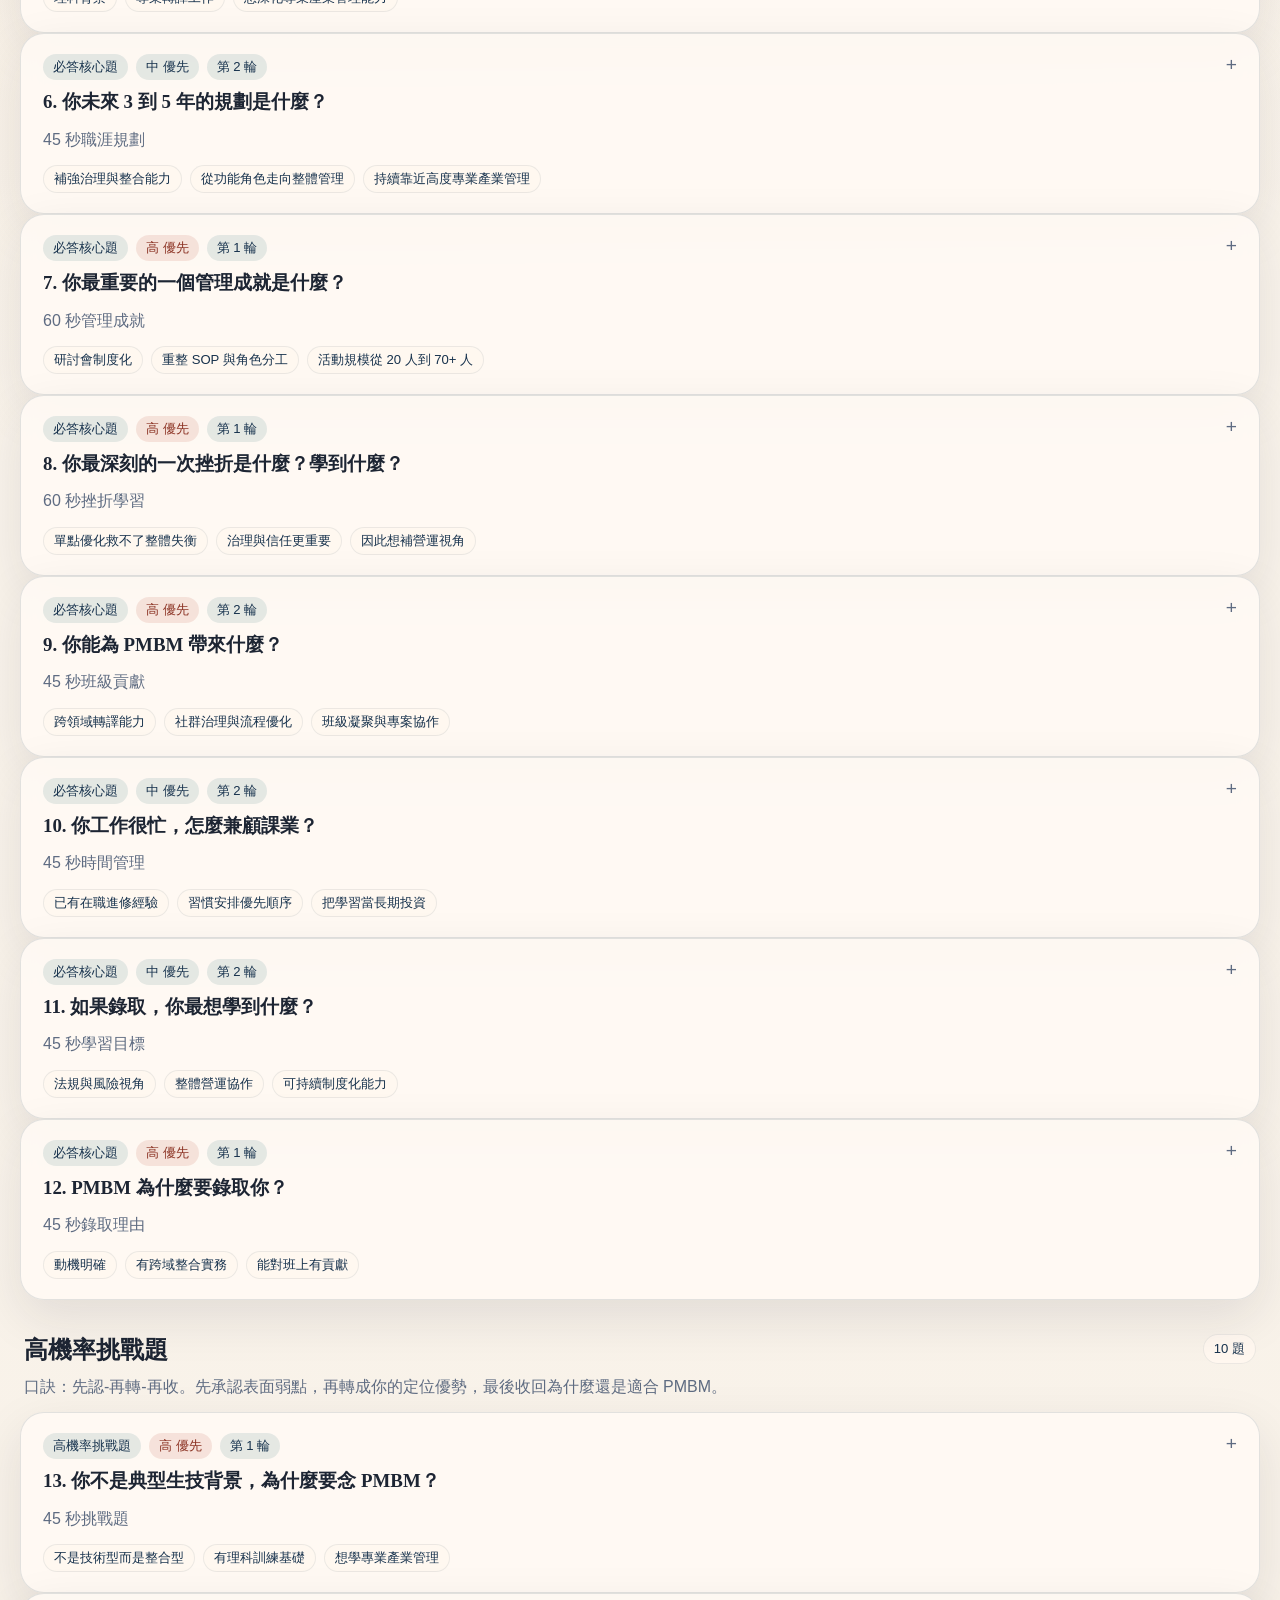
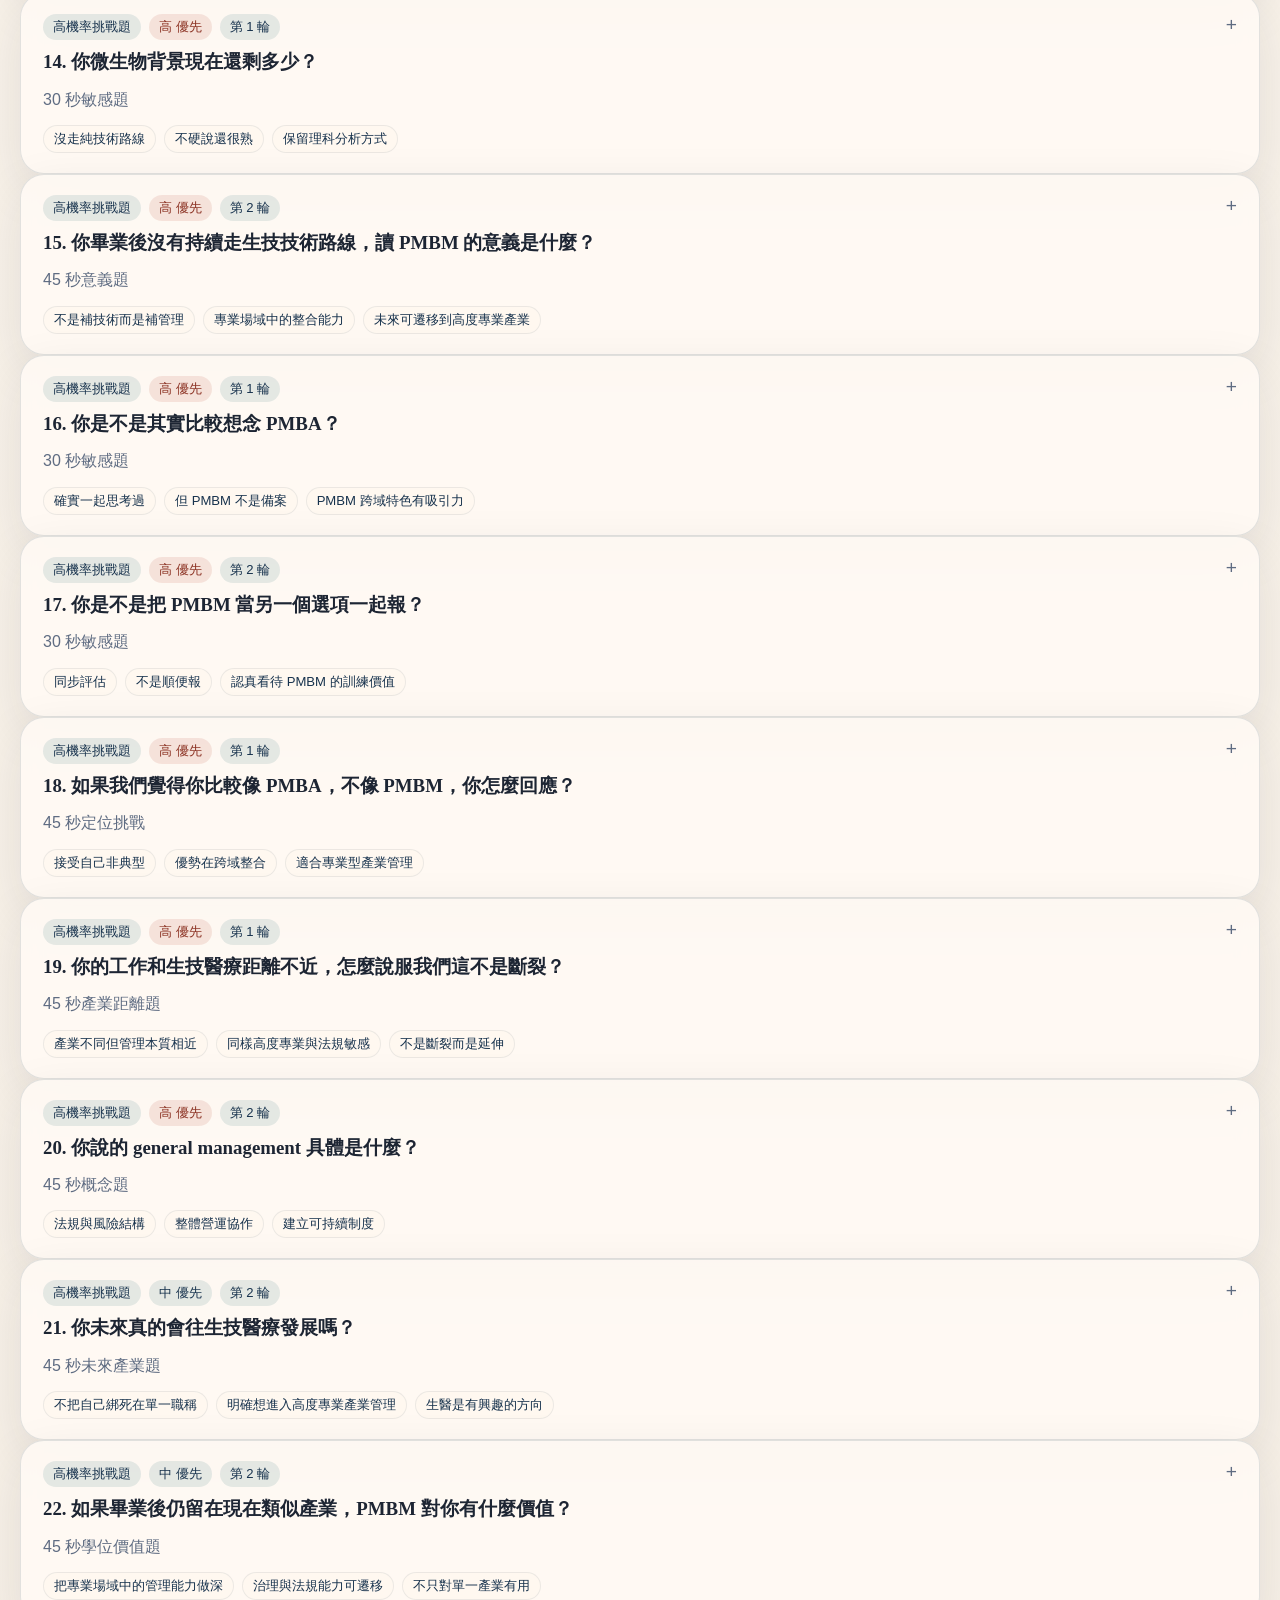
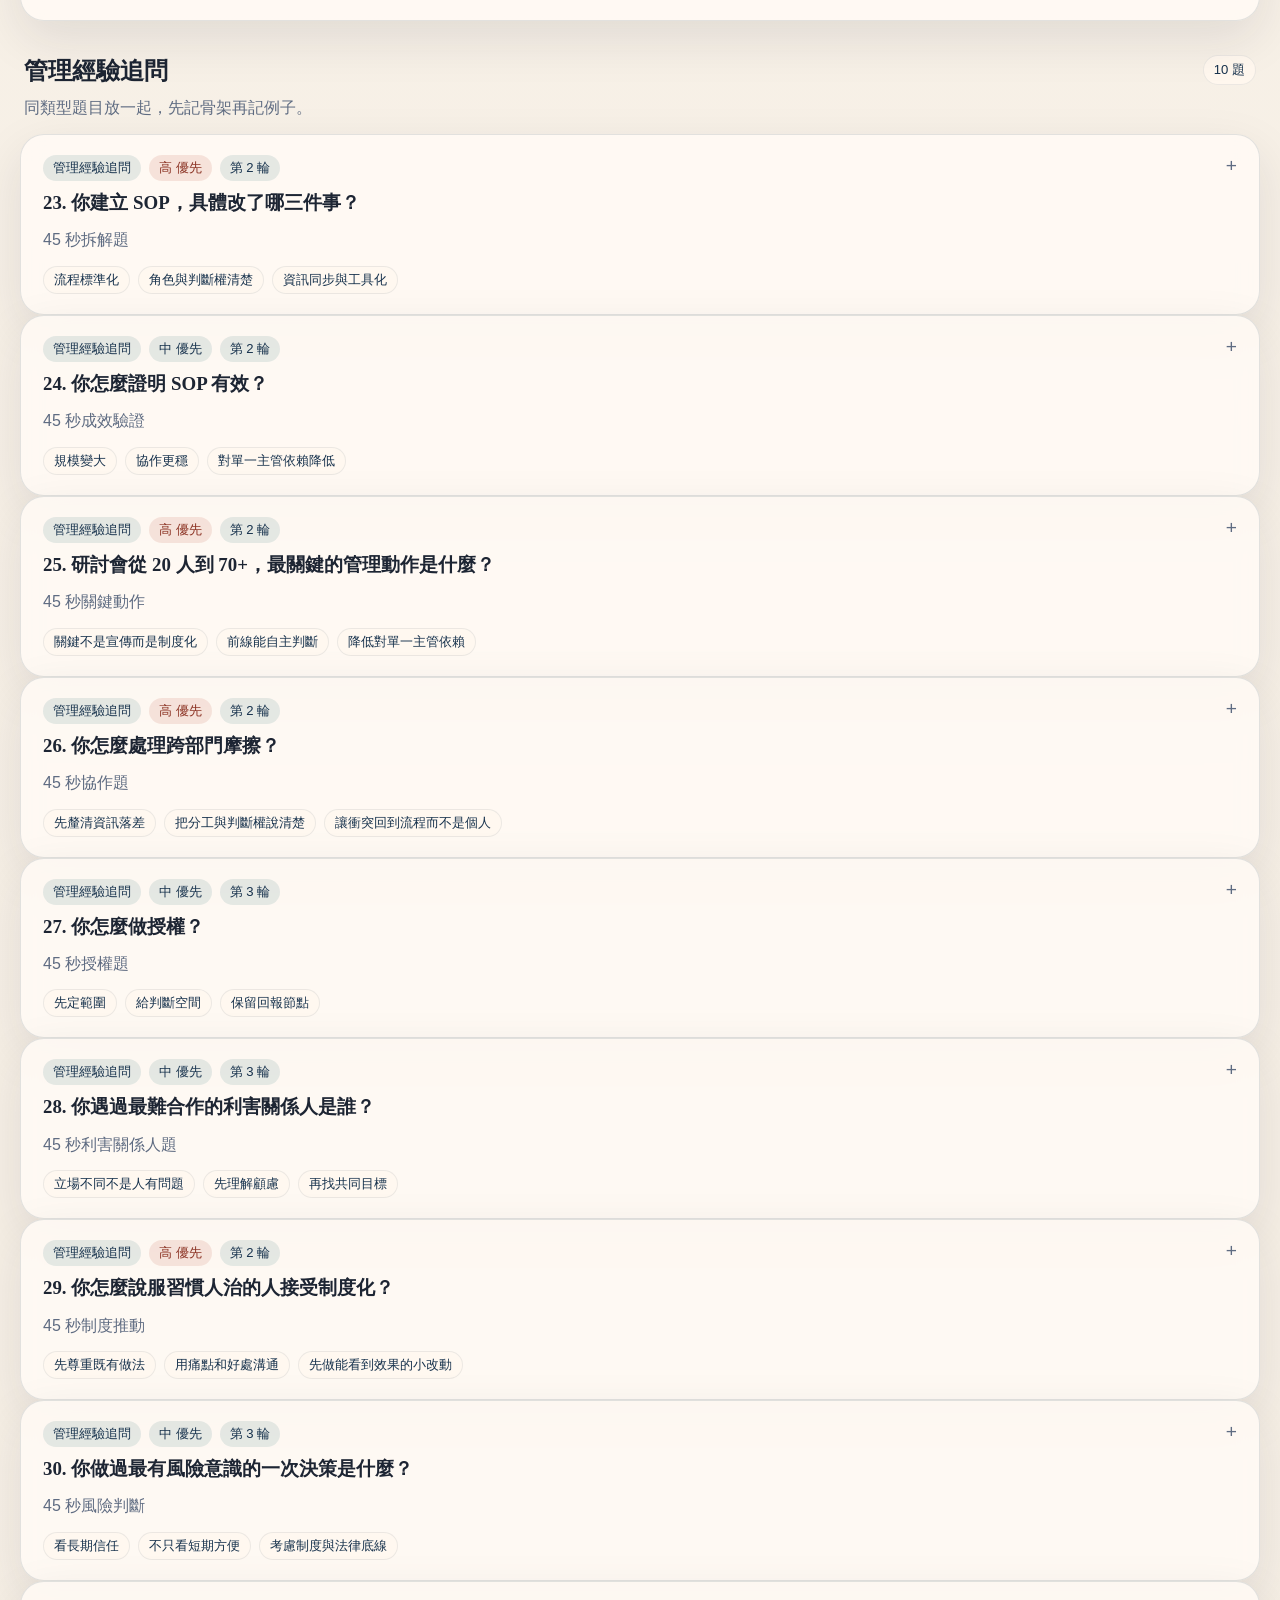
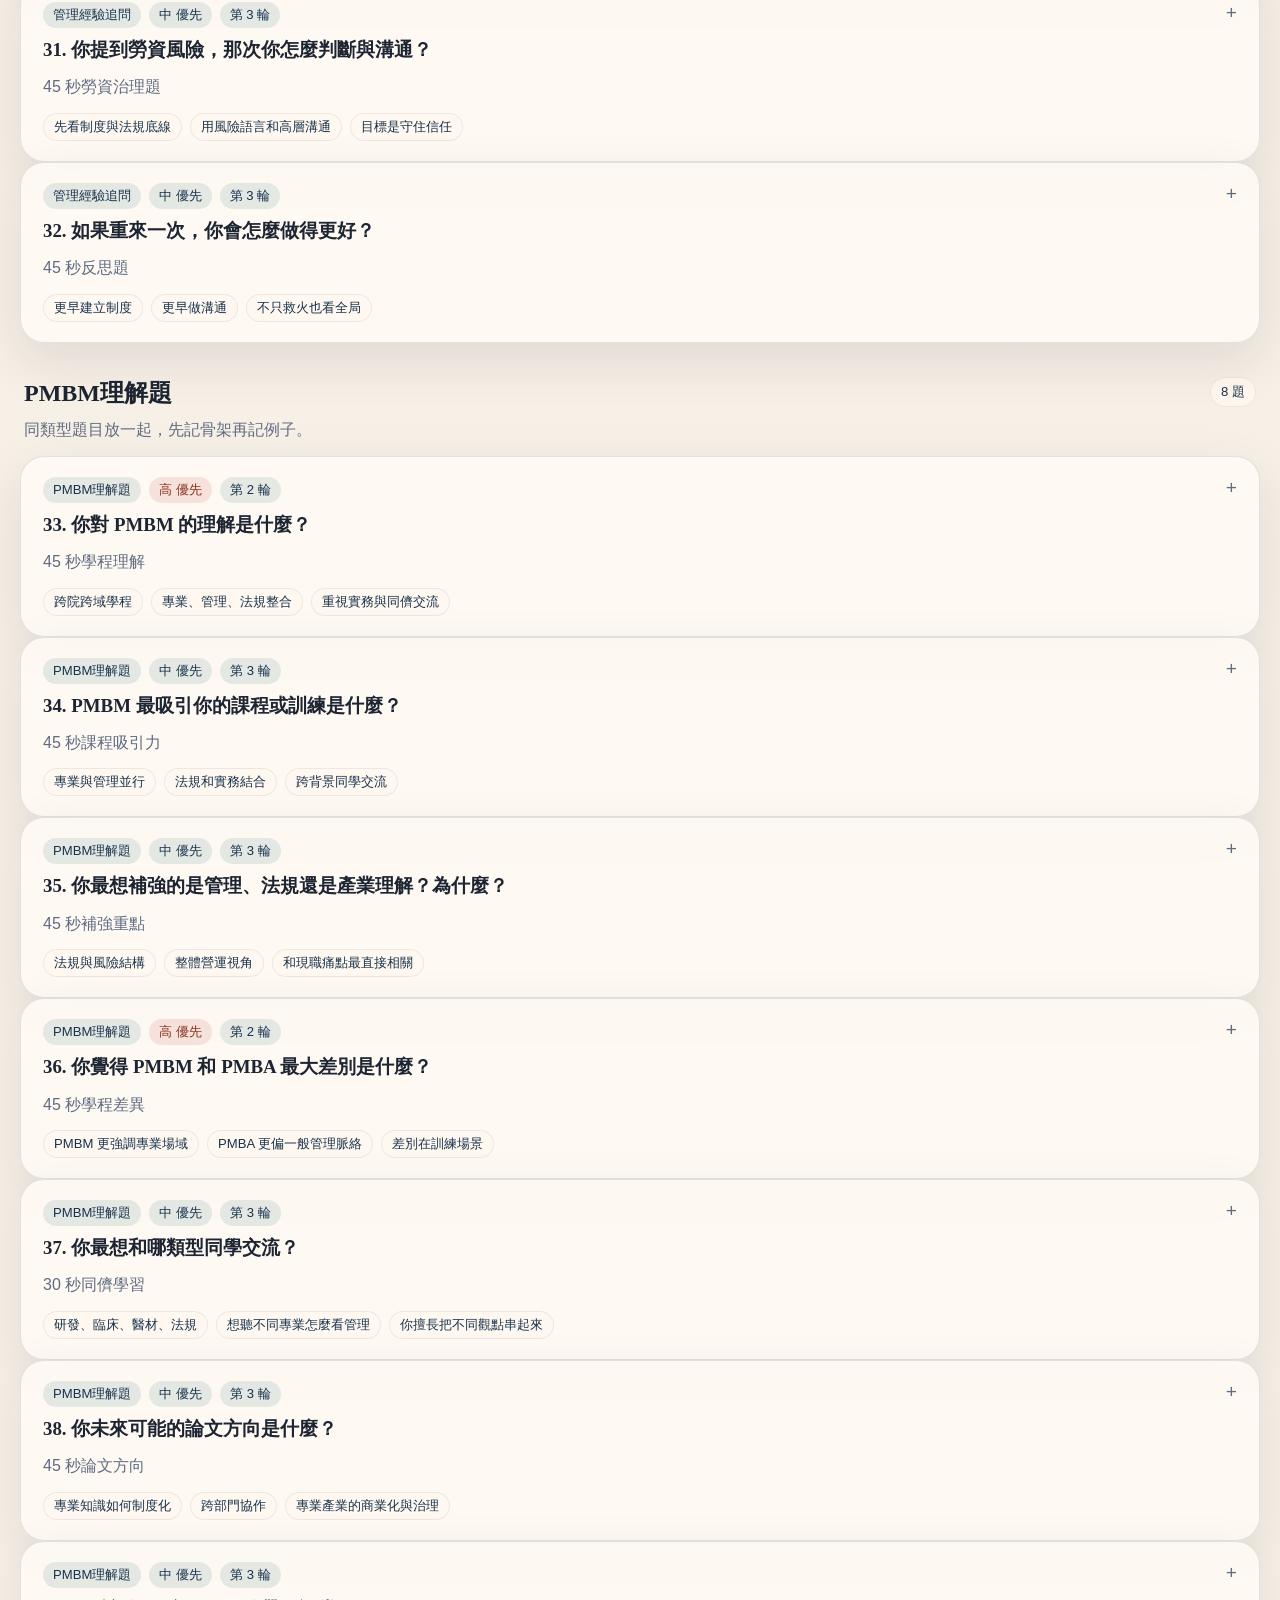
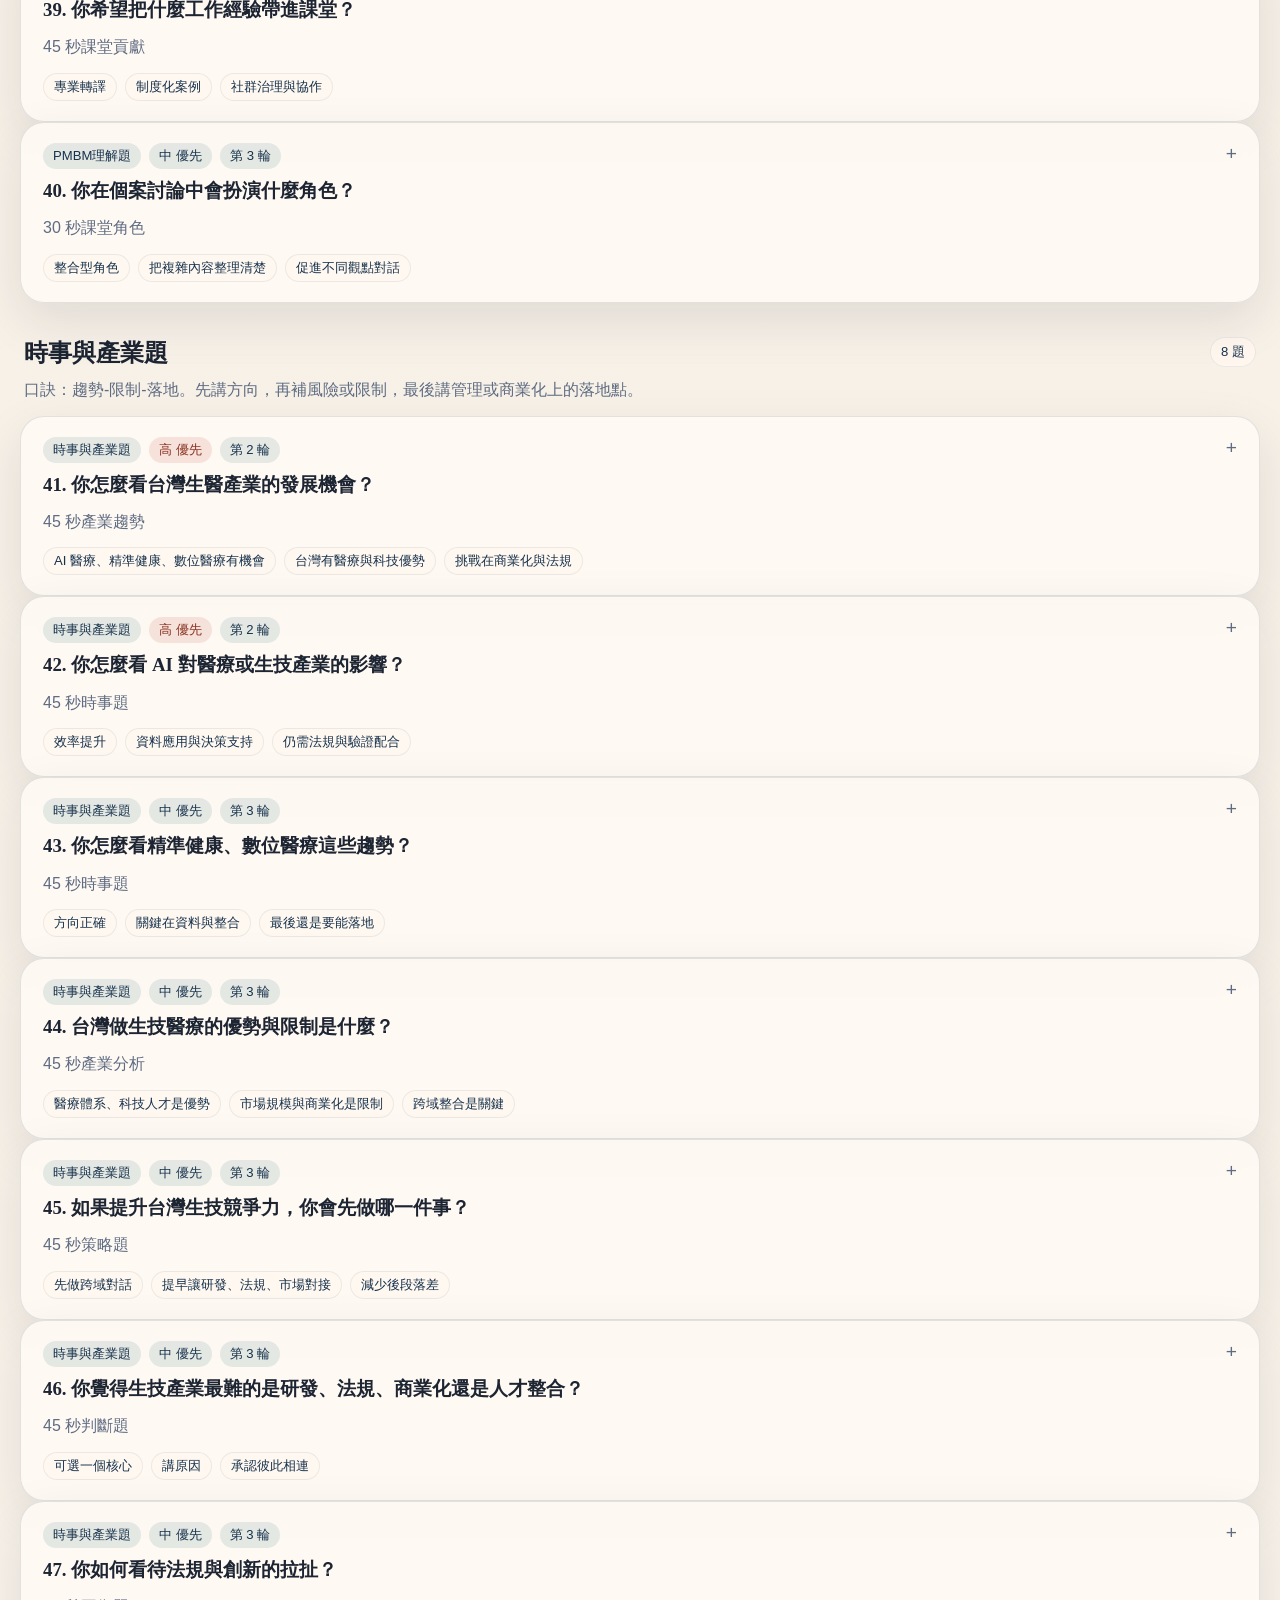
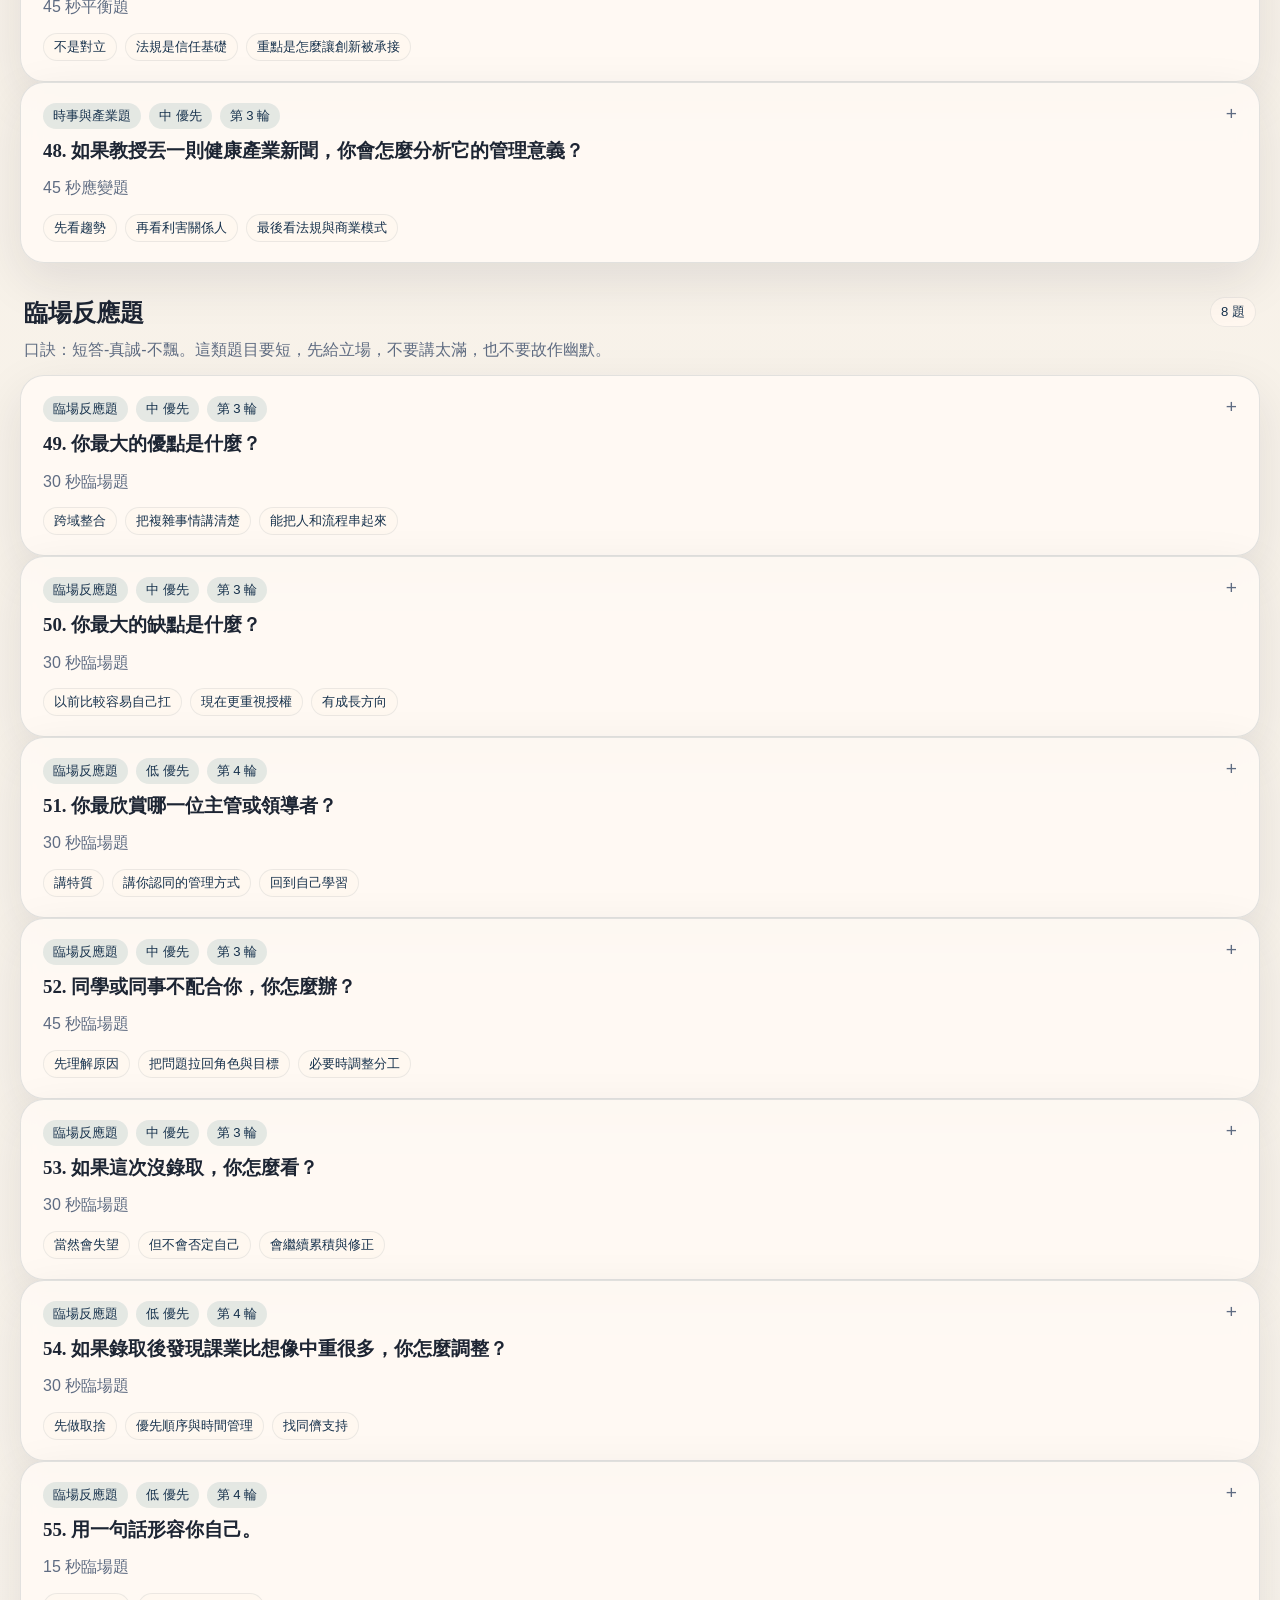
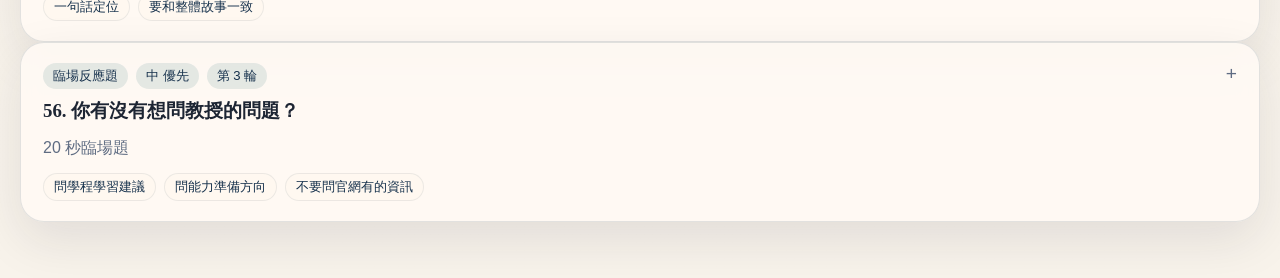
<file: cheat-sheet.html>
<!DOCTYPE html>
<html lang="zh-Hant">
  <head>
    <meta charset="UTF-8" />
    <meta name="viewport" content="width=device-width, initial-scale=1.0" />
    <title>PMBM 口試小抄</title>
    <link rel="stylesheet" href="./cheat-sheet.css" />
  </head>
  <body>
    <div class="shell">
      <header class="hero">
        <div class="hero-copy">
          <p class="eyebrow">PMBM Cheat Sheet</p>
          <h1>PMBM 口試小抄頁</h1>
          <p class="hero-text">
            把所有可能題目、短答、主軸與追問整理成一頁。適合面試前快速複習，也適合手機直接滑著看。
          </p>
        </div>

        <div class="hero-actions">
          <a class="primary-btn" href="./index.html">回題庫主頁</a>
          <a class="ghost-btn" href="./mock-interview.html">去模擬面試</a>
        </div>
      </header>

      <main>
        <section class="transfer-panel">
          <article class="transfer-card">
            <div class="transfer-head">
              <div>
                <p class="eyebrow">Record Transfer</p>
                <h2>紀錄匯出與導入</h2>
              </div>
              <span class="transfer-badge" id="transfer-badge">本機模式</span>
            </div>

            <p class="transfer-text" id="transfer-text">
              在電腦輸入後可匯出紀錄檔，到手機打開同頁再導入；手機輸入後也可以反向匯出回電腦。
            </p>

            <div class="transfer-actions">
              <button class="primary-btn" id="export-records" type="button">匯出紀錄</button>
              <label class="ghost-btn import-btn" for="import-records">導入紀錄</label>
              <input id="import-records" type="file" accept="application/json" hidden />
              <button class="ghost-btn" id="clear-records" type="button">清空全部紀錄</button>
            </div>

            <div class="transfer-notice" id="transfer-notice">
              匯出檔案是 JSON 格式，建議放到 iCloud Drive、AirDrop、LINE Keep 或 Email，另一台再導入。
            </div>
          </article>
        </section>

        <section class="summary-strip">
          <article class="summary-card">
            <span>總題數</span>
            <strong id="stat-total">0</strong>
          </article>
          <article class="summary-card">
            <span>高優先</span>
            <strong id="stat-high">0</strong>
          </article>
          <article class="summary-card">
            <span>目前顯示</span>
            <strong id="stat-visible">0</strong>
          </article>
        </section>

        <section class="control-panel">
          <label class="search-box">
            <span>搜尋</span>
            <input id="search-input" type="search" placeholder="例如：PMBA、微生物、SOP、AI" />
          </label>

          <label class="select-box">
            <span>類別</span>
            <select id="category-filter">
              <option value="all">全部</option>
            </select>
          </label>

          <label class="select-box">
            <span>重要度</span>
            <select id="priority-filter">
              <option value="all">全部</option>
              <option value="高">高</option>
              <option value="中">中</option>
              <option value="低">低</option>
            </select>
          </label>

          <div class="action-row">
            <button class="ghost-btn" id="expand-all" type="button">展開全部</button>
            <button class="ghost-btn" id="collapse-all" type="button">收合全部</button>
            <button class="ghost-btn" id="only-high" type="button">只看高優先</button>
          </div>
        </section>

        <section class="save-hint">
          <p>每題下方都有「我的回答」欄位，按下各題的「儲存」才會寫入本機；需要跨裝置時再用上方匯出 / 導入。若瀏覽器支援，也可直接用各題的「語音輸入」。</p>
        </section>

        <section class="mnemonic-panel">
          <div class="section-title">
            <h2>類型口訣</h2>
            <p>先記類型骨架，再看同類題目，臨場會比背單題穩很多。</p>
          </div>
          <div class="mnemonic-grid" id="mnemonic-grid"></div>
        </section>

        <section class="strategy-panel">
          <div class="section-title">
            <h2>面試策略板</h2>
            <p>先記住學程要的人、三關重點和你要主動丟出的鉤子，教授才更容易問到你答得好的題目。</p>
          </div>
          <div class="strategy-grid">
            <article class="strategy-card strategy-card--accent">
              <h3>PM 想培養的人</h3>
              <span class="strategy-tag">π型人才</span>
              <p>
                不是樣樣都會，而是至少有兩條能力支柱，還能跨專長、跨領域整合，形成複合性、發展性、創新性和競爭性。
              </p>
              <ul class="strategy-list">
                <li>你的第一支柱：理科訓練、專業理解、分析邏輯</li>
                <li>你的第二支柱：跨域轉譯、流程制度化、管理整合</li>
                <li>你的橫向能力：把不同專業與角色串起來</li>
              </ul>
            </article>

            <article class="strategy-card">
              <h3>你的定位句</h3>
              <p>
                我不是以技術型生技人才的身分報考，而是以一個有理科基礎、正在往高度專業場域整合型管理者發展的人來報考 PMBM。
              </p>
              <div class="strategy-mini">
                <strong>升級版說法</strong>
                <p>
                  如果用 PM 所強調的 π 型人才來理解，我已逐步形成理科分析能力與跨域整合管理能力兩條支柱，而我希望透過 PMBM 把它們真正整合起來。
                </p>
              </div>
            </article>

            <article class="strategy-card">
              <h3>三關重點</h3>
              <ul class="strategy-list">
                <li>第一關：PM 各學程主任。重點是動機、適配性、成熟度。</li>
                <li>第二關：臺大管院教授。重點是管理思維、制度化、問題分析。</li>
                <li>第三關：臺大管院與進修推廣學院 PM 任職教授。重點是實務連結、學習能力、未來應用。</li>
              </ul>
            </article>

            <article class="strategy-card">
              <h3>引導追問的鉤子</h3>
              <p>你不用硬轉話題，而是先丟出你最能接住的關鍵詞。</p>
              <div class="hook-row">
                <span class="hint-chip">跨域轉譯</span>
                <span class="hint-chip">流程制度化</span>
                <span class="hint-chip">SOP 與授權</span>
                <span class="hint-chip">治理與風險</span>
                <span class="hint-chip">專業場域管理</span>
                <span class="hint-chip">在職進修連結</span>
              </div>
            </article>
          </div>
        </section>

        <section class="quick-notes">
          <article class="note-card">
            <h2>臨場提醒</h2>
            <ul>
              <li>第一句先回答，不要先鋪陳背景。</li>
              <li>一題只抓一個主軸，再補一個例子。</li>
              <li>被問到 PMBA / PMBM 差異時，講適配性，不要講陪榜。</li>
              <li>被問到微生物背景時，誠實說沒走純技術，但保留理科分析訓練。</li>
            </ul>
          </article>

          <article class="note-card note-card--accent">
            <h2>你的定位句</h2>
            <p>
              我不是以技術型生技人才的身分報考，而是以一個有理科基礎、正在往高度專業場域整合型管理者發展的人來報考 PMBM。
            </p>
          </article>
        </section>

        <section class="sheet-list" id="sheet-list"></section>
      </main>
    </div>
    <script src="./question-data.js"></script>
    <script src="./cheat-sheet.js"></script>
  </body>
</html>
</file>
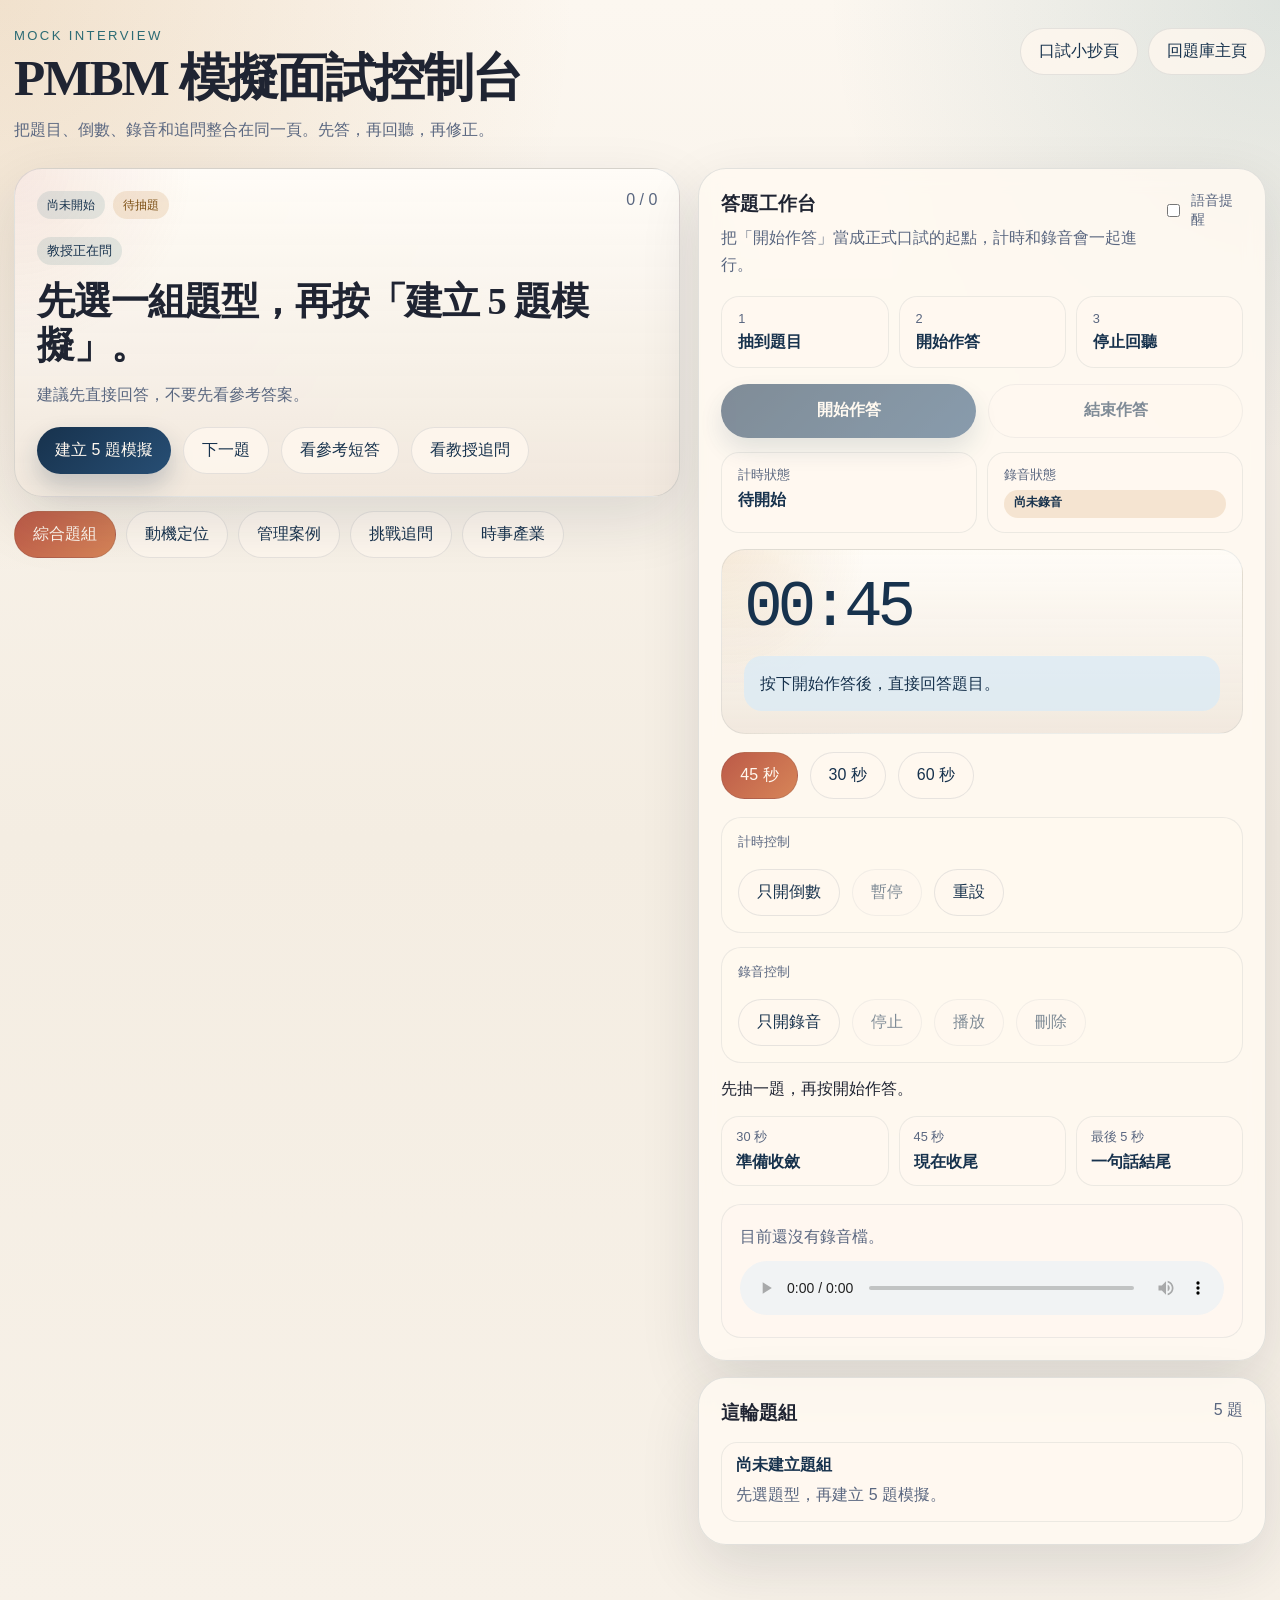
<file: mock-interview.html>
<!DOCTYPE html>
<html lang="zh-Hant">
  <head>
    <meta charset="UTF-8" />
    <meta name="viewport" content="width=device-width, initial-scale=1.0" />
    <title>PMBM 模擬面試</title>
    <link rel="stylesheet" href="./mock-interview.css" />
  </head>
  <body>
    <div class="shell">
      <header class="topbar">
        <div>
          <p class="eyebrow">Mock Interview</p>
          <h1>PMBM 模擬面試控制台</h1>
          <p class="lede">把題目、倒數、錄音和追問整合在同一頁。先答，再回聽，再修正。</p>
        </div>
        <div class="topbar-actions">
          <a class="back-link" href="./cheat-sheet.html">口試小抄頁</a>
          <a class="back-link" href="./index.html">回題庫主頁</a>
        </div>
      </header>

      <main class="layout">
        <section class="question-stage">
          <div class="panel panel-hero">
            <div class="stage-topline">
              <div class="pills">
                <span class="pill" id="stage-category">尚未開始</span>
                <span class="pill pill-warm" id="stage-priority">待抽題</span>
              </div>
              <span class="progress" id="stage-progress">0 / 0</span>
            </div>

            <span class="prompt-label">教授正在問</span>
            <h2 id="stage-prompt">先選一組題型，再按「建立 5 題模擬」。</h2>
            <p class="stage-meta" id="stage-meta">建議先直接回答，不要先看參考答案。</p>

            <div class="stage-actions">
              <button class="primary-btn" id="build-queue">建立 5 題模擬</button>
              <button class="ghost-btn" id="next-question">下一題</button>
              <button class="ghost-btn" id="reveal-answer">看參考短答</button>
              <button class="ghost-btn" id="reveal-followup">看教授追問</button>
            </div>
          </div>

          <div class="mode-row">
            <button class="mode-chip is-active" data-mode="mixed">綜合題組</button>
            <button class="mode-chip" data-mode="motivation">動機定位</button>
            <button class="mode-chip" data-mode="management">管理案例</button>
            <button class="mode-chip" data-mode="challenge">挑戰追問</button>
            <button class="mode-chip" data-mode="industry">時事產業</button>
          </div>

          <div class="panel reveal-panel" id="answer-panel" hidden>
            <h3>參考短答</h3>
            <p id="answer-text"></p>
          </div>

          <div class="panel reveal-panel" id="followup-panel" hidden>
            <h3>教授可能追問</h3>
            <div class="followup-list" id="followup-list"></div>
          </div>
        </section>

        <aside class="control-stage">
          <section class="panel cockpit-panel">
            <div class="section-head">
              <div>
                <h3>答題工作台</h3>
                <p class="panel-intro">把「開始作答」當成正式口試的起點，計時和錄音會一起進行。</p>
              </div>
              <label class="voice-toggle">
                <input type="checkbox" id="voice-toggle" />
                <span>語音提醒</span>
              </label>
            </div>

            <div class="answer-flow">
              <div class="flow-step">
                <span>1</span>
                <strong>抽到題目</strong>
              </div>
              <div class="flow-step">
                <span>2</span>
                <strong>開始作答</strong>
              </div>
              <div class="flow-step">
                <span>3</span>
                <strong>停止回聽</strong>
              </div>
            </div>

            <div class="session-actions">
              <button class="primary-btn session-btn" id="answer-start">開始作答</button>
              <button class="ghost-btn session-btn" id="answer-stop">結束作答</button>
            </div>

            <div class="tool-status-grid">
              <div class="status-card">
                <span class="status-label">計時狀態</span>
                <strong class="status-value" id="timer-status">待開始</strong>
              </div>
              <div class="status-card">
                <span class="status-label">錄音狀態</span>
                <strong class="status-value recorder-status-pill" id="record-pill">尚未錄音</strong>
              </div>
            </div>

            <div class="timer-box">
              <div class="timer-value" id="timer-value">00:45</div>
              <div class="timer-banner" id="timer-banner">按下開始作答後，直接回答題目。</div>
            </div>

            <div class="timer-presets">
              <button class="ghost-btn timer-preset is-active" data-seconds="45">45 秒</button>
              <button class="ghost-btn timer-preset" data-seconds="30">30 秒</button>
              <button class="ghost-btn timer-preset" data-seconds="60">60 秒</button>
            </div>

            <div class="tool-actions">
              <div class="tool-group">
                <span class="group-label">計時控制</span>
                <div class="timer-actions">
                  <button class="ghost-btn" id="timer-start">只開倒數</button>
                  <button class="ghost-btn" id="timer-pause">暫停</button>
                  <button class="ghost-btn" id="timer-reset">重設</button>
                </div>
              </div>

              <div class="tool-group">
                <span class="group-label">錄音控制</span>
                <div class="recorder-actions">
                  <button class="ghost-btn" id="record-start">只開錄音</button>
                  <button class="ghost-btn" id="record-stop">停止</button>
                  <button class="ghost-btn" id="record-play">播放</button>
                  <button class="ghost-btn" id="record-clear">刪除</button>
                </div>
              </div>
            </div>

            <p class="recorder-status-text" id="record-status">先抽一題，再按「開始作答」。</p>

            <div class="milestones">
              <div class="milestone" id="mark-30">
                <span>30 秒</span>
                <strong>準備收斂</strong>
              </div>
              <div class="milestone" id="mark-45">
                <span>45 秒</span>
                <strong>現在收尾</strong>
              </div>
              <div class="milestone" id="mark-end">
                <span>最後 5 秒</span>
                <strong>一句話結尾</strong>
              </div>
            </div>

            <div class="audio-wrap">
              <div class="audio-hint" id="audio-hint">目前還沒有錄音檔。</div>
              <audio id="record-audio" controls preload="metadata"></audio>
            </div>
          </section>

          <section class="panel queue-panel">
            <div class="section-head">
              <h3>這輪題組</h3>
              <span class="queue-meta">5 題</span>
            </div>
            <div class="queue-list" id="queue-list"></div>
          </section>
        </aside>
      </main>
    </div>

    <script src="./mock-interview.js"></script>
  </body>
</html>
</file>
<file: styles.css>
:root {
  --bg: #f4ede2;
  --bg-deep: #d8c3a5;
  --surface: rgba(255, 250, 242, 0.82);
  --surface-strong: #fff8ef;
  --ink: #1f2432;
  --ink-soft: #51607a;
  --navy: #17324d;
  --amber: #bf7f2f;
  --amber-soft: #efd7b4;
  --teal: #2c6b74;
  --coral: #bc5a48;
  --line: rgba(23, 50, 77, 0.12);
  --shadow: 0 22px 60px rgba(26, 34, 46, 0.12);
  --radius-lg: 28px;
  --radius-md: 20px;
  --radius-sm: 14px;
}

* {
  box-sizing: border-box;
}

html {
  scroll-behavior: smooth;
}

body {
  margin: 0;
  color: var(--ink);
  font-family: "Avenir Next", "PingFang TC", "Noto Sans TC", sans-serif;
  background:
    radial-gradient(circle at top left, rgba(191, 127, 47, 0.18), transparent 28%),
    radial-gradient(circle at top right, rgba(44, 107, 116, 0.14), transparent 24%),
    linear-gradient(180deg, #fcf7f0 0%, var(--bg) 52%, #f7f1e8 100%);
}

button,
input,
select,
textarea {
  font: inherit;
}

.page-shell {
  width: min(1400px, calc(100vw - 32px));
  margin: 0 auto;
  padding: 28px 0 64px;
}

.hero {
  display: grid;
  grid-template-columns: 1.35fr 0.9fr;
  gap: 22px;
  align-items: stretch;
  margin-bottom: 28px;
}

.hero-copy,
.hero-panel,
.stat-card,
.control-bar,
.question-card,
.coach-card,
.timer-card,
.station-card {
  backdrop-filter: blur(10px);
  background: var(--surface);
  border: 1px solid var(--line);
  box-shadow: var(--shadow);
}

.hero-copy,
.hero-panel {
  border-radius: var(--radius-lg);
  padding: 28px;
}

.eyebrow {
  margin: 0 0 12px;
  color: var(--teal);
  font-size: 0.82rem;
  letter-spacing: 0.18em;
  text-transform: uppercase;
}

.hero h1,
.section-heading h2,
.coach-card h2,
.timer-card span,
.station-card h4 {
  font-family: "Iowan Old Style", "Palatino Linotype", "Book Antiqua", serif;
}

.hero h1 {
  margin: 0;
  font-size: clamp(2.2rem, 4vw, 4.1rem);
  line-height: 0.94;
  letter-spacing: -0.04em;
}

.hero-text {
  max-width: 65ch;
  margin: 18px 0 0;
  color: var(--ink-soft);
  line-height: 1.72;
}

.hero-actions,
.coach-actions,
.timer-actions {
  display: flex;
  flex-wrap: wrap;
  gap: 12px;
  margin-top: 22px;
}

.primary-btn,
.ghost-btn,
.tab {
  border-radius: 999px;
  border: none;
  cursor: pointer;
  transition: transform 150ms ease, box-shadow 150ms ease, background 150ms ease;
}

.primary-btn,
.ghost-btn {
  padding: 12px 18px;
}

.primary-btn {
  color: #fff7ed;
  background: linear-gradient(135deg, var(--navy), #274e74);
  box-shadow: 0 10px 22px rgba(23, 50, 77, 0.25);
}

.ghost-btn {
  color: var(--navy);
  background: rgba(255, 248, 239, 0.7);
  border: 1px solid rgba(23, 50, 77, 0.12);
}

.primary-btn:hover,
.ghost-btn:hover,
.tab:hover,
.question-card:hover,
.station-card:hover {
  transform: translateY(-2px);
}

.hero-panel h2 {
  margin: 0 0 10px;
  font-size: 1.4rem;
}

#core-positioning {
  margin: 0;
  color: var(--ink);
  line-height: 1.78;
}

.micro-checklist {
  margin: 18px 0 0;
  padding-left: 18px;
  color: var(--ink-soft);
  line-height: 1.8;
}

.dashboard {
  display: grid;
  grid-template-columns: repeat(4, minmax(0, 1fr));
  gap: 16px;
  margin-bottom: 18px;
}

.stat-card {
  border-radius: 20px;
  padding: 18px 20px;
}

.stat-label {
  display: block;
  color: var(--ink-soft);
  font-size: 0.92rem;
}

.stat-value {
  display: block;
  margin-top: 10px;
  font-size: 1.85rem;
  letter-spacing: -0.04em;
}

.control-bar {
  border-radius: var(--radius-md);
  padding: 16px;
  margin-bottom: 20px;
}

.tabs {
  display: flex;
  flex-wrap: wrap;
  gap: 10px;
  margin-bottom: 14px;
}

.tab {
  padding: 11px 16px;
  color: var(--navy);
  background: rgba(255, 248, 239, 0.64);
  border: 1px solid rgba(23, 50, 77, 0.08);
}

.tab.is-active {
  color: #fff8ef;
  background: linear-gradient(135deg, var(--coral), #d78558);
}

.filters {
  display: grid;
  grid-template-columns: 1.5fr 0.8fr 0.8fr auto;
  gap: 12px;
}

.search-box,
.select-box {
  display: grid;
  gap: 8px;
  color: var(--ink-soft);
  font-size: 0.9rem;
}

.search-box input,
.select-box select,
.notes-wrap textarea {
  width: 100%;
  border-radius: 14px;
  border: 1px solid rgba(23, 50, 77, 0.12);
  background: rgba(255, 253, 249, 0.92);
  padding: 12px 14px;
  color: var(--ink);
}

.practice-layout {
  display: grid;
  grid-template-columns: 1.35fr 0.72fr;
  gap: 18px;
  align-items: start;
}

.section-heading {
  margin-bottom: 14px;
}

.section-heading h2 {
  margin: 0;
  font-size: 1.8rem;
}

.section-heading p {
  margin: 8px 0 0;
  color: var(--ink-soft);
}

.question-grid {
  display: grid;
  grid-template-columns: repeat(2, minmax(0, 1fr));
  gap: 16px;
}

.question-card {
  border-radius: 24px;
  padding: 18px;
}

.question-topline,
.station-topline,
.timer-header {
  display: flex;
  justify-content: space-between;
  align-items: center;
  gap: 12px;
}

.pills {
  display: flex;
  flex-wrap: wrap;
  gap: 8px;
}

.pill {
  display: inline-flex;
  align-items: center;
  justify-content: center;
  min-height: 28px;
  padding: 4px 10px;
  border-radius: 999px;
  font-size: 0.78rem;
}

.pill-category {
  color: var(--navy);
  background: rgba(44, 107, 116, 0.12);
}

.pill-priority {
  color: #7c4f13;
  background: rgba(191, 127, 47, 0.16);
}

.practice-toggle {
  display: inline-flex;
  align-items: center;
  gap: 8px;
  color: var(--ink-soft);
  font-size: 0.86rem;
}

.question-title {
  margin: 14px 0 8px;
  font-size: 1.14rem;
  line-height: 1.5;
}

.question-meta {
  margin: 0 0 16px;
  color: var(--ink-soft);
  font-size: 0.9rem;
}

.answer-block {
  margin-top: 14px;
}

.answer-block h4,
.details-panel summary {
  margin: 0 0 10px;
  color: var(--navy);
  font-size: 0.92rem;
  font-weight: 700;
}

.answer-block--accent {
  padding: 14px;
  border-radius: 18px;
  background: linear-gradient(180deg, rgba(255, 246, 236, 0.92), rgba(239, 215, 180, 0.56));
}

.key-points {
  margin: 0;
  padding-left: 18px;
  color: var(--ink-soft);
  line-height: 1.76;
}

.short-answer {
  margin: 0;
  line-height: 1.78;
}

.details-panel {
  margin-top: 16px;
  border-top: 1px dashed rgba(23, 50, 77, 0.14);
  padding-top: 12px;
}

.details-panel summary {
  cursor: pointer;
  list-style: none;
}

.details-panel summary::-webkit-details-marker {
  display: none;
}

.followup-list {
  display: grid;
  gap: 12px;
  margin-top: 12px;
}

.followup-item {
  padding: 12px 14px;
  border-radius: 16px;
  background: rgba(217, 234, 247, 0.5);
}

.followup-item strong {
  display: block;
  margin-bottom: 6px;
  color: var(--navy);
}

.notes-wrap {
  margin-top: 14px;
  display: grid;
  gap: 8px;
}

.coach-column {
  display: grid;
  gap: 16px;
}

.coach-card,
.timer-card {
  border-radius: 24px;
  padding: 20px;
}

.coach-card p,
.station-style,
.station-tip,
.followup-item p {
  margin: 0;
  color: var(--ink-soft);
  line-height: 1.74;
}

.sticky {
  position: sticky;
  top: 18px;
}

.quick-plan {
  display: grid;
  gap: 10px;
  margin-top: 16px;
}

.quick-plan-item {
  padding: 12px 14px;
  border-radius: 16px;
  background: rgba(255, 248, 239, 0.7);
  border: 1px solid rgba(23, 50, 77, 0.08);
}

.quick-plan-item strong {
  display: block;
  margin-bottom: 6px;
  color: var(--navy);
}

.simulation-section {
  margin-top: 36px;
}

.flip-section {
  margin-bottom: 30px;
}

.flip-board {
  display: grid;
  grid-template-columns: 1.2fr 0.7fr;
  gap: 18px;
  align-items: start;
}

.flip-card-panel {
  backdrop-filter: blur(10px);
  background: var(--surface);
  border: 1px solid var(--line);
  box-shadow: var(--shadow);
  border-radius: 28px;
  padding: 22px;
}

.flip-card-topline {
  display: flex;
  justify-content: space-between;
  align-items: center;
  gap: 12px;
}

.flip-round,
.flip-meta {
  color: var(--ink-soft);
}

.flip-card-stack {
  display: grid;
  gap: 14px;
  margin-top: 18px;
}

.flip-card-face {
  position: relative;
  padding: 20px;
  border-radius: 24px;
  border: 1px solid rgba(23, 50, 77, 0.08);
  background:
    radial-gradient(circle at top right, rgba(191, 127, 47, 0.12), transparent 28%),
    linear-gradient(180deg, rgba(255, 252, 247, 0.96), rgba(247, 238, 226, 0.88));
  transform-origin: center;
  animation: flipIn 280ms ease;
}

.flip-card-face--question {
  min-height: 220px;
  display: flex;
  flex-direction: column;
  justify-content: center;
}

.flip-card-face h3,
.flip-card-face p {
  margin: 0;
}

.flip-card-face h3 {
  margin-top: 12px;
  font-family: "Iowan Old Style", "Palatino Linotype", "Book Antiqua", serif;
  font-size: clamp(1.5rem, 2.4vw, 2.3rem);
  line-height: 1.18;
  letter-spacing: -0.03em;
}

.flip-card-face p {
  margin-top: 12px;
  line-height: 1.8;
}

.flip-label {
  display: inline-flex;
  align-items: center;
  justify-content: center;
  min-height: 28px;
  width: fit-content;
  padding: 4px 10px;
  border-radius: 999px;
  color: var(--navy);
  background: rgba(44, 107, 116, 0.12);
  font-size: 0.8rem;
}

.flip-actions {
  display: flex;
  flex-wrap: wrap;
  gap: 12px;
  margin-top: 18px;
}

.flip-side-panel {
  display: grid;
  gap: 16px;
}

.mock-cta-section {
  margin-bottom: 30px;
}

.mock-cta-card {
  display: grid;
  grid-template-columns: 1.15fr 0.85fr;
  gap: 18px;
  align-items: center;
  padding: 24px;
  border-radius: 28px;
  background:
    radial-gradient(circle at top left, rgba(188, 90, 72, 0.12), transparent 24%),
    linear-gradient(180deg, rgba(255, 252, 247, 0.98), rgba(240, 231, 220, 0.92));
  border: 1px solid rgba(23, 50, 77, 0.08);
  box-shadow: var(--shadow);
}

.mock-cta-card h2 {
  margin: 0;
  font-family: "Iowan Old Style", "Palatino Linotype", "Book Antiqua", serif;
  font-size: 2rem;
}

.mock-cta-card p {
  margin: 12px 0 0;
  color: var(--ink-soft);
  line-height: 1.8;
}

.mock-cta-actions {
  display: grid;
  gap: 14px;
  justify-items: start;
}

.mock-link-btn {
  display: inline-flex;
  align-items: center;
  justify-content: center;
  text-decoration: none;
}

.mock-section {
  margin-bottom: 30px;
}

.mock-board {
  display: grid;
  grid-template-columns: 1.15fr 0.75fr;
  gap: 18px;
  align-items: start;
}

.mock-panel {
  backdrop-filter: blur(10px);
  background: var(--surface);
  border: 1px solid var(--line);
  box-shadow: var(--shadow);
  border-radius: 28px;
  padding: 22px;
}

.mock-topline {
  display: flex;
  justify-content: space-between;
  align-items: center;
  gap: 12px;
}

.mock-progress {
  color: var(--ink-soft);
}

.mock-question-box {
  min-height: 220px;
  margin-top: 18px;
  padding: 22px;
  border-radius: 24px;
  border: 1px solid rgba(23, 50, 77, 0.08);
  background:
    radial-gradient(circle at top left, rgba(44, 107, 116, 0.12), transparent 24%),
    linear-gradient(180deg, rgba(255, 252, 247, 0.98), rgba(240, 231, 220, 0.9));
}

.mock-question-box h3 {
  margin: 12px 0 0;
  font-family: "Iowan Old Style", "Palatino Linotype", "Book Antiqua", serif;
  font-size: clamp(1.55rem, 2.5vw, 2.4rem);
  line-height: 1.2;
  letter-spacing: -0.03em;
}

.mock-actions {
  display: flex;
  flex-wrap: wrap;
  gap: 12px;
  margin-top: 18px;
}

.mock-response-panels {
  display: grid;
  gap: 14px;
  margin-top: 18px;
}

.mock-response {
  padding: 16px;
  border-radius: 20px;
  background: rgba(255, 248, 239, 0.76);
  border: 1px solid rgba(23, 50, 77, 0.08);
}

.mock-response h4 {
  margin: 0 0 10px;
  color: var(--navy);
}

.mock-response p {
  margin: 0;
  line-height: 1.8;
}

.mock-side-panel {
  display: grid;
  gap: 16px;
}

.cue-section {
  margin-bottom: 30px;
}

.cue-board {
  display: grid;
  grid-template-columns: 1fr 0.72fr;
  gap: 18px;
  align-items: start;
}

.cue-panel {
  backdrop-filter: blur(10px);
  background: var(--surface);
  border: 1px solid var(--line);
  box-shadow: var(--shadow);
  border-radius: 28px;
  padding: 22px;
}

.cue-topline {
  display: flex;
  justify-content: space-between;
  align-items: center;
  gap: 12px;
}

.cue-status-row {
  display: grid;
  grid-template-columns: repeat(2, minmax(0, 1fr));
  gap: 12px;
  margin-top: 16px;
}

.cue-status-box {
  padding: 14px 16px;
  border-radius: 18px;
  background: rgba(255, 248, 239, 0.84);
  border: 1px solid rgba(23, 50, 77, 0.08);
}

.cue-status-label {
  display: block;
  color: var(--ink-soft);
  font-size: 0.82rem;
}

.cue-status-value {
  display: block;
  margin-top: 8px;
  color: var(--navy);
  font-size: 1.1rem;
}

.cue-status-value--soft {
  color: var(--teal);
}

.voice-toggle {
  display: inline-flex;
  align-items: center;
  gap: 8px;
  color: var(--ink-soft);
  font-size: 0.92rem;
}

.cue-display-wrap {
  margin-top: 18px;
  padding: 24px;
  border-radius: 24px;
  background:
    radial-gradient(circle at top left, rgba(191, 127, 47, 0.14), transparent 26%),
    linear-gradient(180deg, rgba(255, 252, 247, 0.98), rgba(240, 231, 220, 0.9));
  border: 1px solid rgba(23, 50, 77, 0.08);
}

.cue-display {
  font-family: "SF Mono", "Menlo", monospace;
  font-size: clamp(2.6rem, 6vw, 4rem);
  letter-spacing: -0.08em;
  color: var(--navy);
}

.cue-banner {
  margin-top: 12px;
  padding: 14px 16px;
  border-radius: 18px;
  background: rgba(217, 234, 247, 0.72);
  color: var(--navy);
  line-height: 1.7;
}

.cue-banner.is-warning {
  background: rgba(239, 215, 180, 0.85);
  color: #7c4f13;
}

.cue-banner.is-danger {
  background: rgba(188, 90, 72, 0.16);
  color: #8a3021;
}

.cue-milestones {
  display: grid;
  grid-template-columns: repeat(3, minmax(0, 1fr));
  gap: 10px;
  margin-top: 16px;
}

.cue-milestone {
  padding: 12px 14px;
  border-radius: 18px;
  background: rgba(255, 248, 239, 0.76);
  border: 1px solid rgba(23, 50, 77, 0.08);
}

.cue-milestone span {
  display: block;
  color: var(--ink-soft);
  font-size: 0.8rem;
}

.cue-milestone strong {
  display: block;
  margin-top: 6px;
  color: var(--navy);
  font-size: 0.95rem;
}

.cue-milestone.is-active {
  background: rgba(239, 215, 180, 0.86);
  border-color: rgba(191, 127, 47, 0.3);
}

.cue-milestone.is-danger {
  background: rgba(188, 90, 72, 0.16);
  border-color: rgba(188, 90, 72, 0.24);
}

.cue-presets,
.cue-actions {
  display: flex;
  flex-wrap: wrap;
  gap: 12px;
  margin-top: 18px;
}

.cue-preset.is-active {
  color: #fff8ef;
  background: linear-gradient(135deg, var(--coral), #d78558);
}

.cue-side-panel {
  display: grid;
  gap: 16px;
}

.record-section {
  margin-bottom: 30px;
}

.record-board {
  display: grid;
  grid-template-columns: 1fr 0.72fr;
  gap: 18px;
  align-items: start;
}

.record-panel {
  backdrop-filter: blur(10px);
  background: var(--surface);
  border: 1px solid var(--line);
  box-shadow: var(--shadow);
  border-radius: 28px;
  padding: 22px;
}

.record-topline {
  display: flex;
  justify-content: space-between;
  align-items: center;
  gap: 12px;
}

.record-status {
  color: var(--ink-soft);
}

.record-hero {
  display: grid;
  grid-template-columns: 180px 1fr;
  gap: 16px;
  align-items: center;
  margin-top: 18px;
  padding: 18px;
  border-radius: 22px;
  background:
    radial-gradient(circle at top left, rgba(188, 90, 72, 0.12), transparent 26%),
    linear-gradient(180deg, rgba(255, 252, 247, 0.98), rgba(240, 231, 220, 0.92));
  border: 1px solid rgba(23, 50, 77, 0.08);
}

.record-main-btn {
  display: inline-flex;
  flex-direction: column;
  align-items: center;
  justify-content: center;
  min-height: 148px;
  width: 100%;
  border: none;
  border-radius: 24px;
  cursor: pointer;
  color: #fff8ef;
  background: linear-gradient(135deg, #8a3021, var(--coral));
  box-shadow: 0 18px 34px rgba(138, 48, 33, 0.24);
  transition: transform 150ms ease, box-shadow 150ms ease, opacity 150ms ease;
}

.record-main-btn:hover {
  transform: translateY(-2px);
}

.record-main-btn:disabled {
  cursor: not-allowed;
  opacity: 0.55;
  transform: none;
}

.record-main-btn__dot {
  width: 24px;
  height: 24px;
  border-radius: 999px;
  background: #fff8ef;
  box-shadow: 0 0 0 8px rgba(255, 248, 239, 0.16);
}

.record-main-btn__text {
  margin-top: 14px;
  font-size: 1.05rem;
  font-weight: 700;
}

.record-hero-label {
  display: block;
  color: var(--ink-soft);
  font-size: 0.82rem;
}

.record-hero-copy strong {
  display: block;
  margin-top: 8px;
  color: var(--navy);
  font-size: 1.12rem;
}

.record-hero-copy p {
  margin: 10px 0 0;
  color: var(--ink-soft);
  line-height: 1.75;
}

.record-actions {
  display: flex;
  flex-wrap: wrap;
  gap: 12px;
  margin-top: 18px;
}

.record-actions .ghost-btn:disabled {
  cursor: not-allowed;
  opacity: 0.55;
}

.record-player-wrap {
  margin-top: 18px;
  padding: 18px;
  border-radius: 20px;
  background: rgba(255, 248, 239, 0.76);
  border: 1px solid rgba(23, 50, 77, 0.08);
}

.record-player-wrap audio {
  width: 100%;
}

.record-player-hint {
  margin-bottom: 10px;
  color: var(--ink-soft);
  line-height: 1.7;
}

.record-notes {
  margin-top: 18px;
  padding: 18px;
  border-radius: 20px;
  background: rgba(217, 234, 247, 0.52);
  border: 1px solid rgba(23, 50, 77, 0.08);
}

.record-notes h4 {
  margin: 0;
  color: var(--navy);
}

.record-notes .micro-checklist {
  margin-top: 10px;
}

.record-side-panel {
  display: grid;
  gap: 16px;
}

@keyframes flipIn {
  from {
    opacity: 0;
    transform: rotateY(14deg) translateY(8px);
  }

  to {
    opacity: 1;
    transform: rotateY(0deg) translateY(0);
  }
}

.simulation-board {
  display: grid;
  grid-template-columns: 340px 1fr;
  gap: 18px;
}

.timer-card {
  align-self: start;
}

.timer-display {
  margin-top: 14px;
  font-family: "SF Mono", "Menlo", monospace;
  font-size: 3rem;
  letter-spacing: -0.08em;
  color: var(--navy);
}

.station-grid {
  display: grid;
  grid-template-columns: repeat(3, minmax(0, 1fr));
  gap: 16px;
}

.station-card {
  border-radius: 24px;
  padding: 18px;
}

.station-name {
  color: var(--navy);
  font-weight: 700;
}

.station-focus {
  color: var(--coral);
  font-size: 0.86rem;
}

.station-style {
  margin-top: 12px;
}

.station-questions {
  margin: 14px 0 0;
  padding-left: 18px;
  line-height: 1.7;
}

.station-prompt {
  margin-top: 14px;
  padding-top: 12px;
  border-top: 1px dashed rgba(23, 50, 77, 0.14);
}

.empty-state {
  grid-column: 1 / -1;
  padding: 24px;
  border-radius: 24px;
  background: rgba(255, 248, 239, 0.8);
  border: 1px dashed rgba(23, 50, 77, 0.18);
  color: var(--ink-soft);
}

@media (max-width: 1120px) {
  .hero,
  .practice-layout,
  .mock-cta-card,
  .flip-board,
  .mock-board,
  .cue-board,
  .record-board,
  .simulation-board {
    grid-template-columns: 1fr;
  }

  .station-grid,
  .question-grid,
  .dashboard {
    grid-template-columns: repeat(2, minmax(0, 1fr));
  }

  .sticky {
    position: static;
  }
}

@media (max-width: 720px) {
  .page-shell {
    width: min(100vw - 20px, 100%);
    padding-top: 14px;
  }

  .hero-copy,
  .hero-panel,
  .control-bar,
  .flip-card-panel,
  .mock-panel,
  .cue-panel,
  .record-panel,
  .question-card,
  .coach-card,
  .timer-card,
  .station-card {
    padding: 18px;
  }

  .filters,
  .station-grid,
  .question-grid,
  .dashboard {
    grid-template-columns: 1fr;
  }

  .cue-status-row,
  .cue-milestones,
  .record-hero {
    grid-template-columns: 1fr;
  }

  .hero h1 {
    font-size: 2.35rem;
  }

  .timer-display {
    font-size: 2.4rem;
  }
}
</file>
<file: cheat-sheet.css>
:root {
  --bg: #f6efe5;
  --surface: rgba(255, 250, 244, 0.9);
  --surface-strong: #fff9f1;
  --ink: #1d2533;
  --ink-soft: #5f6c82;
  --navy: #17324d;
  --teal: #2c6b74;
  --coral: #bc5a48;
  --amber: #bf7f2f;
  --line: rgba(23, 50, 77, 0.12);
  --shadow: 0 18px 50px rgba(26, 34, 46, 0.1);
}

* {
  box-sizing: border-box;
}

body {
  margin: 0;
  color: var(--ink);
  font-family: "Avenir Next", "PingFang TC", "Noto Sans TC", sans-serif;
  background:
    radial-gradient(circle at top left, rgba(191, 127, 47, 0.18), transparent 28%),
    radial-gradient(circle at top right, rgba(44, 107, 116, 0.14), transparent 24%),
    linear-gradient(180deg, #fcf7f0 0%, var(--bg) 58%, #f8f3eb 100%);
}

button,
input,
select {
  font: inherit;
}

.shell {
  width: min(1240px, calc(100vw - 28px));
  margin: 0 auto;
  padding: 28px 0 56px;
}

.hero {
  display: flex;
  justify-content: space-between;
  gap: 18px;
  align-items: flex-start;
}

.eyebrow {
  margin: 0 0 10px;
  color: var(--teal);
  font-size: 0.82rem;
  letter-spacing: 0.18em;
  text-transform: uppercase;
}

h1,
h2,
h3 {
  margin: 0;
  font-family: "Iowan Old Style", "Palatino Linotype", "Book Antiqua", serif;
}

h1 {
  font-size: clamp(2.3rem, 4vw, 4.2rem);
  line-height: 0.96;
  letter-spacing: -0.04em;
}

.hero-text {
  max-width: 60ch;
  margin: 14px 0 0;
  color: var(--ink-soft);
  line-height: 1.75;
}

.hero-actions,
.action-row {
  display: flex;
  flex-wrap: wrap;
  gap: 12px;
}

.hero-actions {
  margin-top: 6px;
}

.primary-btn,
.ghost-btn {
  display: inline-flex;
  align-items: center;
  justify-content: center;
  min-height: 48px;
  padding: 0 18px;
  border-radius: 999px;
  text-decoration: none;
  border: 1px solid rgba(23, 50, 77, 0.1);
  transition: transform 150ms ease, opacity 150ms ease;
  cursor: pointer;
}

.primary-btn {
  color: #fff8ef;
  background: linear-gradient(135deg, var(--navy), #274e74);
  box-shadow: 0 12px 24px rgba(23, 50, 77, 0.2);
}

.ghost-btn {
  color: var(--navy);
  background: rgba(255, 248, 239, 0.82);
}

.primary-btn:hover,
.ghost-btn:hover {
  transform: translateY(-2px);
}

.summary-strip,
.quick-notes {
  display: grid;
  grid-template-columns: repeat(3, minmax(0, 1fr));
  gap: 14px;
  margin-top: 24px;
}

.quick-notes {
  grid-template-columns: 1.1fr 0.9fr;
}

.summary-card,
.control-panel,
.transfer-card,
.mnemonic-panel,
.strategy-panel,
.save-hint,
.note-card,
.sheet-card {
  border-radius: 24px;
  background: var(--surface);
  border: 1px solid var(--line);
  box-shadow: var(--shadow);
  backdrop-filter: blur(10px);
}

.summary-card {
  padding: 18px 20px;
}

.summary-card span,
.search-box span,
.select-box span,
.meta-line,
.pill {
  display: block;
  color: var(--ink-soft);
  font-size: 0.82rem;
}

.summary-card strong {
  display: block;
  margin-top: 10px;
  font-size: 1.8rem;
  color: var(--navy);
}

.control-panel {
  display: grid;
  grid-template-columns: 1.4fr 0.8fr 0.8fr 1fr;
  gap: 14px;
  align-items: end;
  margin-top: 18px;
  padding: 18px;
}

.transfer-panel {
  margin-top: 22px;
}

.transfer-card {
  padding: 20px;
}

.transfer-head {
  display: flex;
  justify-content: space-between;
  gap: 12px;
  align-items: flex-start;
}

.transfer-text {
  margin: 14px 0 0;
  color: var(--ink-soft);
  line-height: 1.76;
}

.transfer-badge {
  display: inline-flex;
  align-items: center;
  justify-content: center;
  min-height: 32px;
  padding: 4px 12px;
  border-radius: 999px;
  background: rgba(191, 127, 47, 0.16);
  color: #7c4f13;
  font-size: 0.84rem;
}

.transfer-badge.is-ready {
  background: rgba(44, 107, 116, 0.2);
  color: var(--navy);
}

.transfer-actions {
  display: flex;
  flex-wrap: wrap;
  gap: 12px;
  margin-top: 16px;
}

.import-btn {
  min-height: 48px;
}

.transfer-notice {
  margin-top: 16px;
  padding: 14px 16px;
  border-radius: 16px;
  background: rgba(255, 248, 239, 0.82);
  border: 1px solid rgba(23, 50, 77, 0.08);
  color: var(--ink-soft);
  line-height: 1.72;
}

.save-hint {
  margin-top: 16px;
  padding: 14px 18px;
}

.save-hint p {
  margin: 0;
  color: var(--ink-soft);
  line-height: 1.72;
}

.mnemonic-panel {
  margin-top: 18px;
  padding: 18px;
}

.strategy-panel {
  margin-top: 18px;
  padding: 18px;
}

.section-title p {
  margin: 10px 0 0;
  color: var(--ink-soft);
  line-height: 1.72;
}

.mnemonic-grid {
  display: grid;
  grid-template-columns: repeat(2, minmax(0, 1fr));
  gap: 12px;
  margin-top: 16px;
}

.strategy-grid {
  display: grid;
  grid-template-columns: repeat(2, minmax(0, 1fr));
  gap: 12px;
  margin-top: 16px;
}

.mnemonic-card {
  padding: 16px;
  border-radius: 20px;
  background: rgba(255, 248, 239, 0.84);
  border: 1px solid rgba(23, 50, 77, 0.08);
}

.mnemonic-card h3 {
  font-size: 1rem;
  color: var(--navy);
}

.mnemonic-code {
  display: inline-flex;
  align-items: center;
  min-height: 30px;
  margin-top: 10px;
  padding: 4px 10px;
  border-radius: 999px;
  background: rgba(44, 107, 116, 0.12);
  color: var(--navy);
  font-size: 0.82rem;
}

.mnemonic-card p {
  margin: 10px 0 0;
  color: var(--ink-soft);
  line-height: 1.75;
}

.strategy-card {
  padding: 18px;
  border-radius: 20px;
  background: rgba(255, 248, 239, 0.84);
  border: 1px solid rgba(23, 50, 77, 0.08);
}

.strategy-card--accent {
  background:
    radial-gradient(circle at top left, rgba(188, 90, 72, 0.12), transparent 25%),
    linear-gradient(180deg, rgba(255, 252, 247, 0.98), rgba(240, 231, 220, 0.92));
}

.strategy-card h3 {
  font-size: 1rem;
  color: var(--navy);
}

.strategy-card p {
  margin: 10px 0 0;
  color: var(--ink-soft);
  line-height: 1.75;
}

.strategy-tag {
  display: inline-flex;
  align-items: center;
  min-height: 30px;
  margin-top: 10px;
  padding: 4px 10px;
  border-radius: 999px;
  background: rgba(44, 107, 116, 0.12);
  color: var(--navy);
  font-size: 0.82rem;
}

.strategy-list {
  margin: 12px 0 0;
  padding-left: 18px;
  color: var(--ink-soft);
  line-height: 1.8;
}

.strategy-mini {
  margin-top: 12px;
  padding: 12px 14px;
  border-radius: 16px;
  background: rgba(255, 255, 255, 0.58);
  border: 1px solid rgba(23, 50, 77, 0.06);
}

.strategy-mini strong {
  display: block;
  color: var(--navy);
  font-size: 0.9rem;
}

.strategy-mini p {
  margin-top: 8px;
}

.hook-row {
  display: flex;
  flex-wrap: wrap;
  gap: 8px;
  margin-top: 12px;
}

.group-block + .group-block {
  margin-top: 18px;
}

.group-title {
  display: flex;
  justify-content: space-between;
  gap: 12px;
  align-items: flex-start;
  margin-bottom: 12px;
  padding: 0 4px;
}

.group-title p {
  margin: 8px 0 0;
  color: var(--ink-soft);
  line-height: 1.68;
}

.group-count {
  display: inline-flex;
  align-items: center;
  justify-content: center;
  min-height: 30px;
  padding: 4px 10px;
  border-radius: 999px;
  background: rgba(255, 248, 239, 0.92);
  border: 1px solid rgba(23, 50, 77, 0.08);
  color: var(--navy);
  font-size: 0.82rem;
}

.search-box,
.select-box {
  display: grid;
  gap: 8px;
}

.search-box input,
.select-box select {
  width: 100%;
  min-height: 48px;
  padding: 0 14px;
  border-radius: 14px;
  border: 1px solid rgba(23, 50, 77, 0.12);
  background: rgba(255, 255, 255, 0.8);
  color: var(--ink);
}

.note-card {
  padding: 20px;
}

.note-card--accent {
  background:
    radial-gradient(circle at top left, rgba(188, 90, 72, 0.12), transparent 25%),
    linear-gradient(180deg, rgba(255, 252, 247, 0.98), rgba(240, 231, 220, 0.92));
}

.note-card ul {
  margin: 14px 0 0;
  padding-left: 18px;
  color: var(--ink-soft);
  line-height: 1.8;
}

.note-card p {
  margin: 14px 0 0;
  color: var(--navy);
  line-height: 1.85;
}

.sheet-list {
  display: grid;
  gap: 16px;
  margin-top: 22px;
}

.sheet-card {
  overflow: hidden;
}

.sheet-summary {
  display: flex;
  justify-content: space-between;
  gap: 14px;
  align-items: flex-start;
  padding: 20px 22px;
  cursor: pointer;
  list-style: none;
  position: relative;
  z-index: 1;
}

.sheet-summary::-webkit-details-marker {
  display: none;
}

.sheet-summary h3 {
  margin-top: 8px;
  font-size: 1.18rem;
  line-height: 1.45;
}

.sheet-summary p {
  margin: 10px 0 0;
  color: var(--ink-soft);
  line-height: 1.72;
}

.hint-row {
  display: flex;
  flex-wrap: wrap;
  gap: 8px;
  margin-top: 12px;
}

.hint-chip {
  display: inline-flex;
  align-items: center;
  min-height: 28px;
  padding: 4px 10px;
  border-radius: 999px;
  background: rgba(255, 248, 239, 0.92);
  border: 1px solid rgba(23, 50, 77, 0.08);
  color: var(--navy);
  font-size: 0.82rem;
}

.pill-row {
  display: flex;
  flex-wrap: wrap;
  gap: 8px;
}

.pill {
  padding: 4px 10px;
  border-radius: 999px;
  background: rgba(44, 107, 116, 0.12);
  color: var(--navy);
}

.pill.priority-high {
  background: rgba(188, 90, 72, 0.14);
  color: #8a3021;
}

.sheet-arrow {
  flex: 0 0 auto;
  color: var(--ink-soft);
  font-size: 1.2rem;
  transition: transform 150ms ease;
}

.sheet-card[open] .sheet-arrow {
  transform: rotate(45deg);
}

.sheet-body {
  padding: 0 22px 22px;
  position: relative;
  z-index: 2;
}

.section-block + .section-block {
  margin-top: 18px;
}

.section-block h4 {
  margin: 0 0 10px;
  color: var(--navy);
  font-size: 0.98rem;
}

.section-block p,
.followup-card p {
  margin: 0;
  color: var(--ink-soft);
  line-height: 1.8;
}

.key-points {
  margin: 0;
  padding-left: 18px;
  color: var(--ink-soft);
  line-height: 1.8;
}

.followup-grid {
  display: grid;
  gap: 10px;
}

.followup-card {
  padding: 14px 16px;
  border-radius: 18px;
  background: rgba(255, 248, 239, 0.82);
  border: 1px solid rgba(23, 50, 77, 0.08);
}

.followup-card strong {
  display: block;
  margin-bottom: 8px;
  color: var(--navy);
}

.answer-editor {
  display: grid;
  gap: 10px;
}

.answer-editor label {
  color: var(--navy);
  font-weight: 700;
}

.answer-editor textarea {
  width: 100%;
  min-height: 148px;
  padding: 14px 16px;
  border-radius: 18px;
  border: 1px solid rgba(23, 50, 77, 0.12);
  background: rgba(255, 255, 255, 0.84);
  color: var(--ink);
  line-height: 1.72;
  resize: vertical;
  position: relative;
  z-index: 3;
  pointer-events: auto;
}

.answer-editor textarea:focus {
  outline: 2px solid rgba(44, 107, 116, 0.18);
  border-color: rgba(44, 107, 116, 0.28);
}

.save-status,
.save-status-row {
  color: var(--ink-soft);
  font-size: 0.84rem;
}

.answer-actions {
  display: flex;
  flex-wrap: wrap;
  gap: 10px;
  position: relative;
  z-index: 3;
}

.save-status-row {
  margin-top: -2px;
}

.voice-btn.is-recording {
  background: rgba(188, 90, 72, 0.16);
  color: #8a3021;
  border-color: rgba(188, 90, 72, 0.22);
}

.empty-state {
  padding: 24px;
  border-radius: 24px;
  background: var(--surface);
  border: 1px solid var(--line);
  text-align: center;
  color: var(--ink-soft);
}

@media (max-width: 960px) {
  .hero,
  .summary-strip,
  .quick-notes,
  .mnemonic-grid,
  .strategy-grid,
  .control-panel {
    grid-template-columns: 1fr;
    display: grid;
  }

  .hero {
    gap: 16px;
  }
}

@media (max-width: 720px) {
  .shell {
    width: min(100vw - 18px, 100%);
    padding-top: 18px;
  }

  .sheet-summary {
    padding: 18px;
  }

  .sheet-body {
    padding: 0 18px 18px;
  }

  .hero-actions,
  .action-row,
  .transfer-actions,
  .answer-actions {
    display: grid;
    grid-template-columns: 1fr;
  }
}
</file>
<file: mock-interview.css>
:root {
  --bg: #f4ede2;
  --surface: rgba(255, 250, 242, 0.86);
  --surface-strong: #fff8ef;
  --ink: #1f2432;
  --ink-soft: #5a6780;
  --navy: #17324d;
  --teal: #2c6b74;
  --coral: #bc5a48;
  --amber: #bf7f2f;
  --line: rgba(23, 50, 77, 0.12);
  --shadow: 0 22px 60px rgba(26, 34, 46, 0.12);
}

* {
  box-sizing: border-box;
}

body {
  margin: 0;
  color: var(--ink);
  font-family: "Avenir Next", "PingFang TC", "Noto Sans TC", sans-serif;
  background:
    radial-gradient(circle at top left, rgba(191, 127, 47, 0.18), transparent 28%),
    radial-gradient(circle at top right, rgba(44, 107, 116, 0.14), transparent 22%),
    linear-gradient(180deg, #fcf7f0 0%, var(--bg) 52%, #f7f1e8 100%);
}

button,
input {
  font: inherit;
}

.shell {
  width: min(1380px, calc(100vw - 28px));
  margin: 0 auto;
  padding: 28px 0 64px;
}

.topbar {
  display: flex;
  justify-content: space-between;
  gap: 18px;
  align-items: flex-start;
  margin-bottom: 24px;
}

.topbar-actions {
  display: flex;
  flex-wrap: wrap;
  gap: 10px;
  justify-content: flex-end;
}

.eyebrow {
  margin: 0 0 10px;
  color: var(--teal);
  font-size: 0.82rem;
  letter-spacing: 0.18em;
  text-transform: uppercase;
}

h1,
h2,
h3 {
  margin: 0;
  font-family: "Iowan Old Style", "Palatino Linotype", "Book Antiqua", serif;
}

h1 {
  font-size: clamp(2.2rem, 4vw, 4rem);
  line-height: 0.96;
  letter-spacing: -0.04em;
}

.lede {
  margin: 14px 0 0;
  max-width: 58ch;
  color: var(--ink-soft);
  line-height: 1.75;
}

.back-link,
.primary-btn,
.ghost-btn,
.mode-chip {
  display: inline-flex;
  align-items: center;
  justify-content: center;
  border-radius: 999px;
  border: none;
  cursor: pointer;
  text-decoration: none;
  transition: transform 150ms ease, opacity 150ms ease;
}

.back-link,
.ghost-btn,
.mode-chip {
  color: var(--navy);
  background: rgba(255, 248, 239, 0.78);
  border: 1px solid rgba(23, 50, 77, 0.1);
}

.back-link,
.primary-btn,
.ghost-btn,
.mode-chip {
  padding: 12px 18px;
}

.primary-btn {
  color: #fff8ef;
  background: linear-gradient(135deg, var(--navy), #274e74);
  box-shadow: 0 12px 24px rgba(23, 50, 77, 0.22);
}

.back-link:hover,
.primary-btn:hover,
.ghost-btn:hover,
.mode-chip:hover,
.record-main-btn:hover {
  transform: translateY(-2px);
}

.layout {
  display: grid;
  grid-template-columns: 1.08fr 0.92fr;
  gap: 18px;
  align-items: start;
}

.panel {
  border-radius: 28px;
  padding: 22px;
  backdrop-filter: blur(10px);
  background: var(--surface);
  border: 1px solid var(--line);
  box-shadow: var(--shadow);
}

.panel-hero {
  background:
    radial-gradient(circle at top left, rgba(188, 90, 72, 0.12), transparent 24%),
    linear-gradient(180deg, rgba(255, 252, 247, 0.98), rgba(240, 231, 220, 0.92));
}

.stage-topline,
.section-head {
  display: flex;
  justify-content: space-between;
  align-items: flex-start;
  gap: 12px;
}

.pills {
  display: flex;
  flex-wrap: wrap;
  gap: 8px;
}

.pill,
.recorder-status-pill {
  display: inline-flex;
  align-items: center;
  justify-content: center;
  min-height: 28px;
  padding: 4px 10px;
  border-radius: 999px;
  font-size: 0.78rem;
}

.pill {
  color: var(--navy);
  background: rgba(44, 107, 116, 0.12);
}

.pill-warm,
.recorder-status-pill {
  color: #7c4f13;
  background: rgba(191, 127, 47, 0.16);
}

.recorder-status-pill.is-warning {
  color: #8a3021;
  background: rgba(188, 90, 72, 0.16);
}

.recorder-status-pill.is-danger {
  color: #fff8ef;
  background: linear-gradient(135deg, #8a3021, var(--coral));
}

.progress,
.queue-meta,
.record-status-text,
.stage-meta {
  color: var(--ink-soft);
}

.prompt-label {
  display: inline-flex;
  align-items: center;
  justify-content: center;
  min-height: 28px;
  margin-top: 18px;
  padding: 4px 10px;
  border-radius: 999px;
  color: var(--navy);
  background: rgba(44, 107, 116, 0.12);
  font-size: 0.8rem;
}

.question-stage h2 {
  margin-top: 14px;
  font-size: clamp(1.9rem, 3vw, 3rem);
  line-height: 1.15;
  letter-spacing: -0.03em;
}

.stage-meta {
  margin: 14px 0 0;
  line-height: 1.75;
}

.stage-actions,
.timer-presets,
.timer-actions,
.recorder-actions {
  display: flex;
  flex-wrap: wrap;
  gap: 12px;
  margin-top: 18px;
}

.mode-row {
  display: flex;
  flex-wrap: wrap;
  gap: 10px;
  margin-top: 14px;
}

.mode-chip.is-active,
.timer-preset.is-active {
  color: #fff8ef;
  background: linear-gradient(135deg, var(--coral), #d78558);
}

.reveal-panel {
  margin-top: 16px;
}

.reveal-panel h3 {
  margin-bottom: 12px;
}

.reveal-panel p,
.followup-item p {
  margin: 0;
  line-height: 1.78;
  color: var(--ink-soft);
}

.followup-list {
  display: grid;
  gap: 12px;
}

.followup-item {
  padding: 14px;
  border-radius: 18px;
  background: rgba(217, 234, 247, 0.54);
}

.followup-item strong {
  display: block;
  margin-bottom: 6px;
  color: var(--navy);
}

.control-stage {
  display: grid;
  gap: 16px;
}

.panel-intro {
  margin: 8px 0 0;
  color: var(--ink-soft);
  line-height: 1.65;
}

.answer-flow {
  display: grid;
  grid-template-columns: repeat(3, minmax(0, 1fr));
  gap: 10px;
  margin-top: 18px;
}

.flow-step,
.status-card {
  padding: 14px 16px;
  border-radius: 18px;
  background: rgba(255, 248, 239, 0.8);
  border: 1px solid rgba(23, 50, 77, 0.08);
}

.flow-step span,
.status-label,
.group-label {
  display: block;
  color: var(--ink-soft);
  font-size: 0.8rem;
}

.flow-step strong,
.status-value {
  display: block;
  margin-top: 6px;
  color: var(--navy);
}

.session-actions {
  display: grid;
  grid-template-columns: repeat(2, minmax(0, 1fr));
  gap: 12px;
  margin-top: 16px;
}

.session-btn {
  min-height: 54px;
  font-weight: 700;
}

.tool-status-grid {
  display: grid;
  grid-template-columns: repeat(2, minmax(0, 1fr));
  gap: 10px;
  margin-top: 14px;
}

.voice-toggle {
  display: inline-flex;
  align-items: center;
  gap: 8px;
  color: var(--ink-soft);
  font-size: 0.9rem;
}

.timer-box {
  margin-top: 16px;
  padding: 22px;
  border-radius: 24px;
  background:
    radial-gradient(circle at top left, rgba(191, 127, 47, 0.14), transparent 26%),
    linear-gradient(180deg, rgba(255, 252, 247, 0.98), rgba(240, 231, 220, 0.9));
  border: 1px solid rgba(23, 50, 77, 0.08);
}

.timer-value {
  font-family: "SF Mono", "Menlo", monospace;
  font-size: clamp(2.8rem, 5vw, 4.2rem);
  letter-spacing: -0.08em;
  color: var(--navy);
}

.timer-banner {
  margin-top: 12px;
  padding: 14px 16px;
  border-radius: 18px;
  background: rgba(217, 234, 247, 0.72);
  color: var(--navy);
  line-height: 1.7;
}

.timer-banner.is-warning {
  background: rgba(239, 215, 180, 0.84);
  color: #7c4f13;
}

.timer-banner.is-danger {
  background: rgba(188, 90, 72, 0.16);
  color: #8a3021;
}

.tool-actions {
  display: grid;
  gap: 14px;
  margin-top: 18px;
}

.tool-group {
  padding: 16px;
  border-radius: 20px;
  background: rgba(255, 248, 239, 0.72);
  border: 1px solid rgba(23, 50, 77, 0.08);
}

.group-label {
  margin-bottom: 10px;
}

.milestones {
  display: grid;
  grid-template-columns: repeat(3, minmax(0, 1fr));
  gap: 10px;
  margin-top: 16px;
}

.milestone {
  padding: 12px 14px;
  border-radius: 18px;
  background: rgba(255, 248, 239, 0.78);
  border: 1px solid rgba(23, 50, 77, 0.08);
}

.milestone span {
  display: block;
  color: var(--ink-soft);
  font-size: 0.8rem;
}

.milestone strong {
  display: block;
  margin-top: 6px;
  color: var(--navy);
}

.milestone.is-active {
  background: rgba(239, 215, 180, 0.86);
}

.milestone.is-danger {
  background: rgba(188, 90, 72, 0.16);
}

.ghost-btn:disabled,
.primary-btn:disabled {
  cursor: not-allowed;
  opacity: 0.55;
  transform: none;
}

.audio-wrap {
  margin-top: 18px;
  padding: 18px;
  border-radius: 20px;
  background: rgba(255, 248, 239, 0.76);
  border: 1px solid rgba(23, 50, 77, 0.08);
}

.audio-wrap audio {
  width: 100%;
}

.audio-hint {
  margin-bottom: 10px;
  color: var(--ink-soft);
  line-height: 1.72;
}

.queue-list {
  display: grid;
  gap: 10px;
  margin-top: 16px;
}

.queue-item {
  padding: 12px 14px;
  border-radius: 16px;
  background: rgba(255, 248, 239, 0.78);
  border: 1px solid rgba(23, 50, 77, 0.08);
}

.queue-item strong {
  display: block;
  margin-bottom: 6px;
  color: var(--navy);
}

.queue-item span {
  color: var(--ink-soft);
  line-height: 1.68;
}

@media (max-width: 1100px) {
  .layout,
  .answer-flow,
  .tool-status-grid,
  .session-actions,
  .milestones {
    grid-template-columns: 1fr;
  }
}

@media (max-width: 760px) {
  .shell {
    width: min(100vw - 18px, 100%);
    padding-top: 16px;
  }

  .topbar,
  .stage-topline,
  .section-head {
    flex-direction: column;
    align-items: flex-start;
  }

  .topbar-actions {
    width: 100%;
    justify-content: flex-start;
  }

  .panel {
    padding: 18px;
  }

  .timer-presets,
  .timer-actions,
  .recorder-actions,
  .stage-actions,
  .mode-row {
    display: grid;
    grid-template-columns: 1fr;
  }

  .tool-group {
    padding: 14px;
  }
}
</file>
